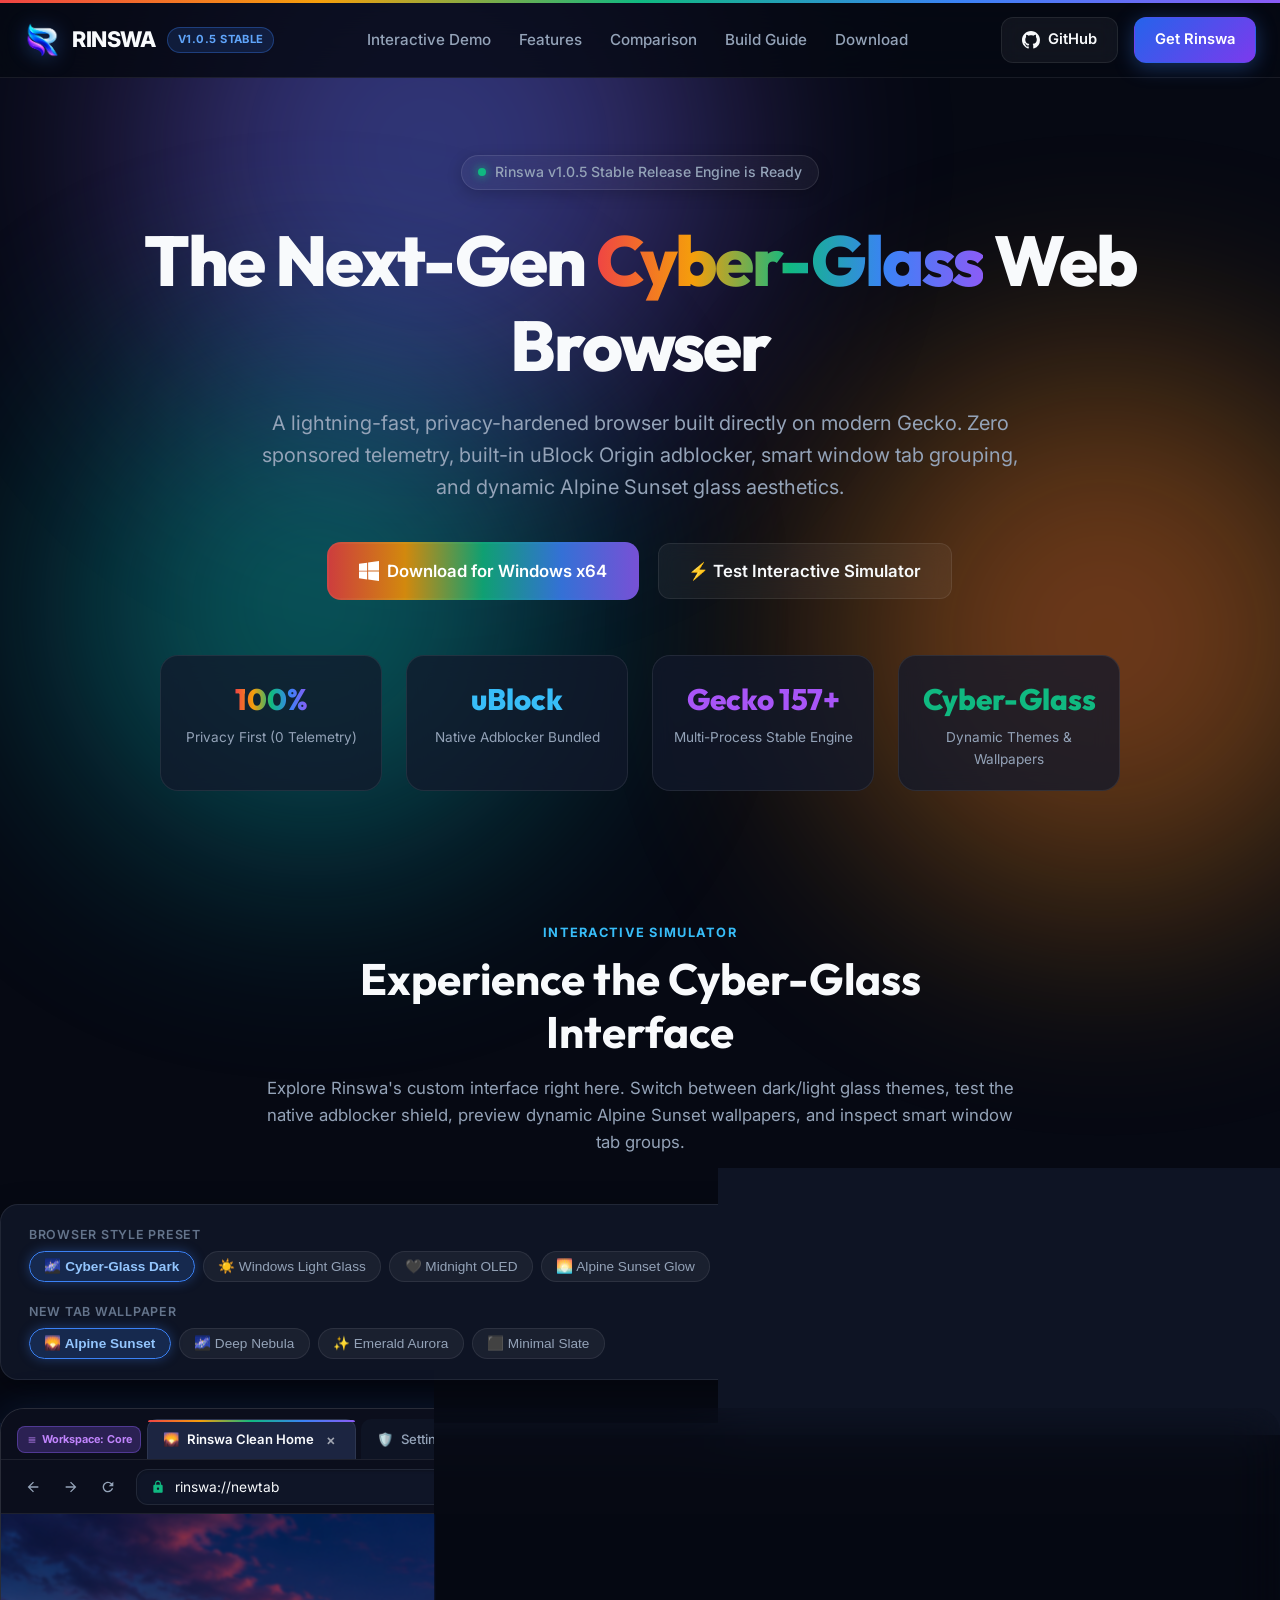
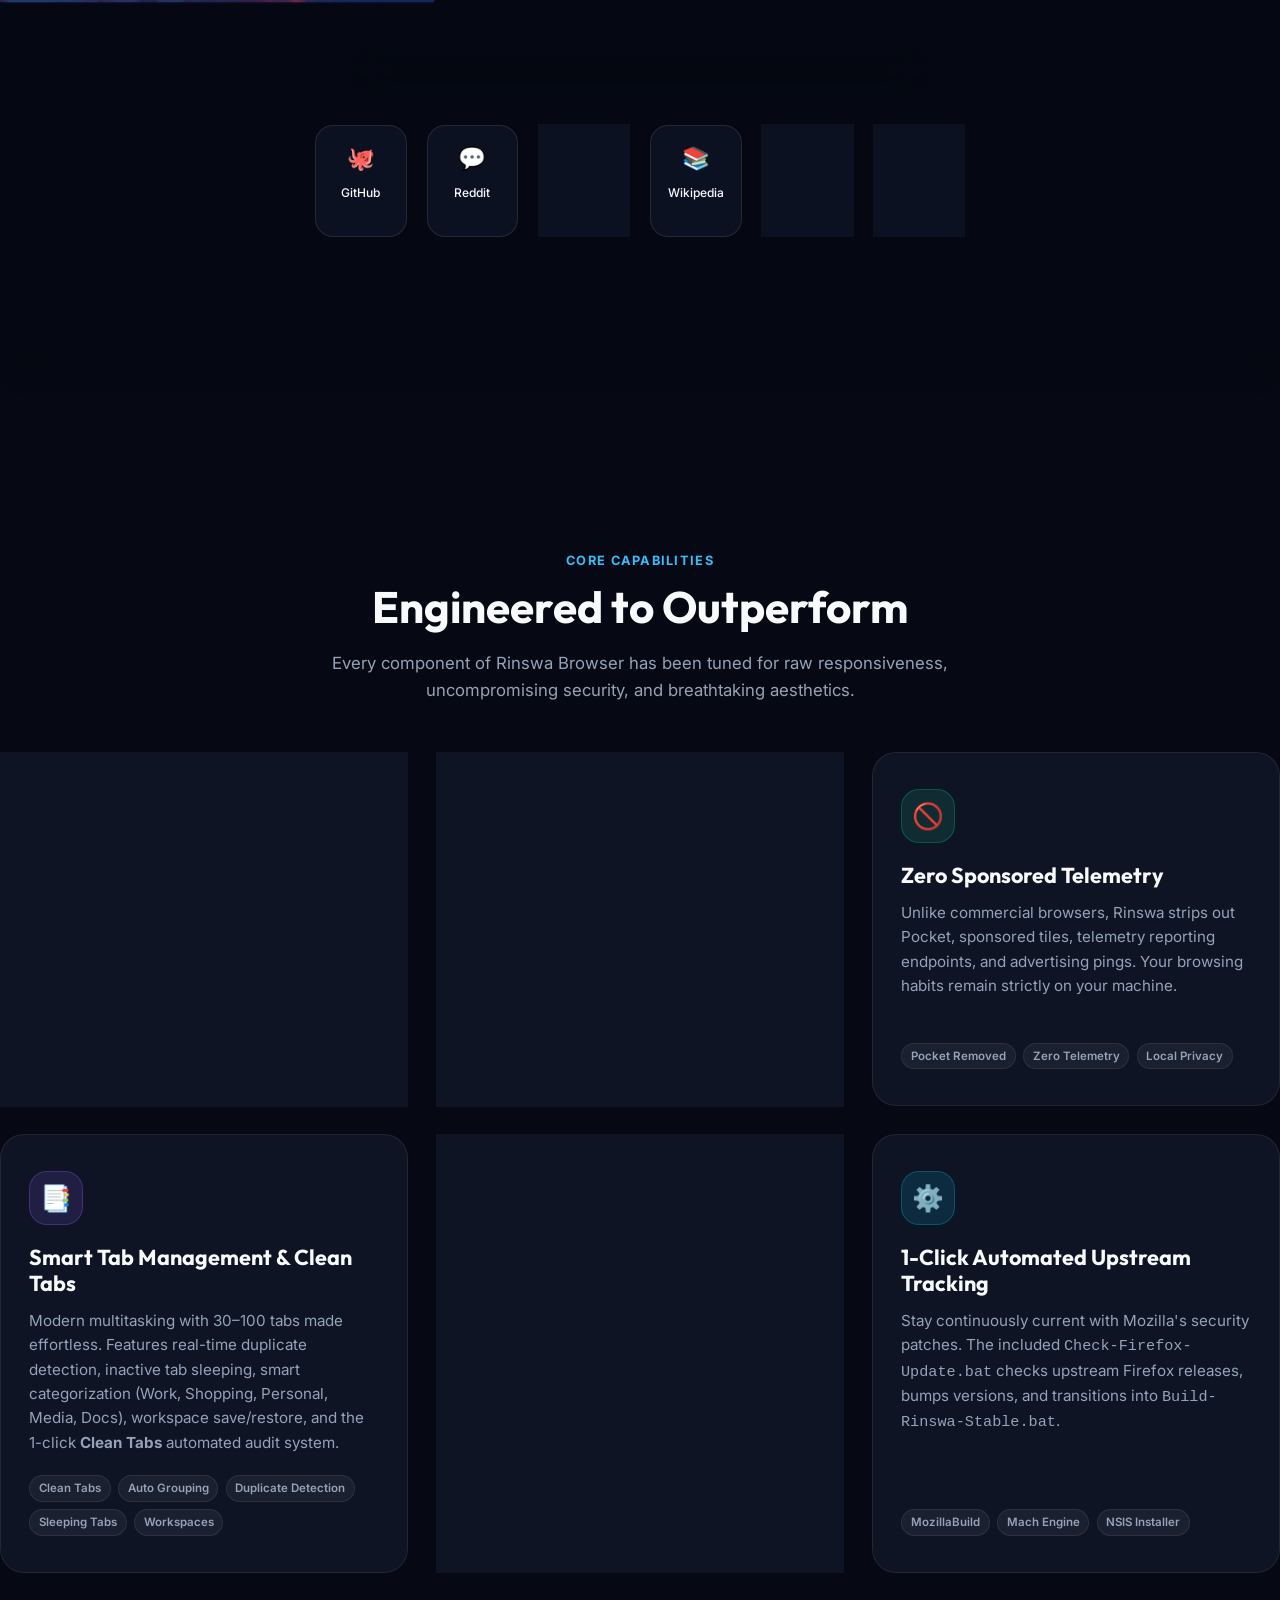
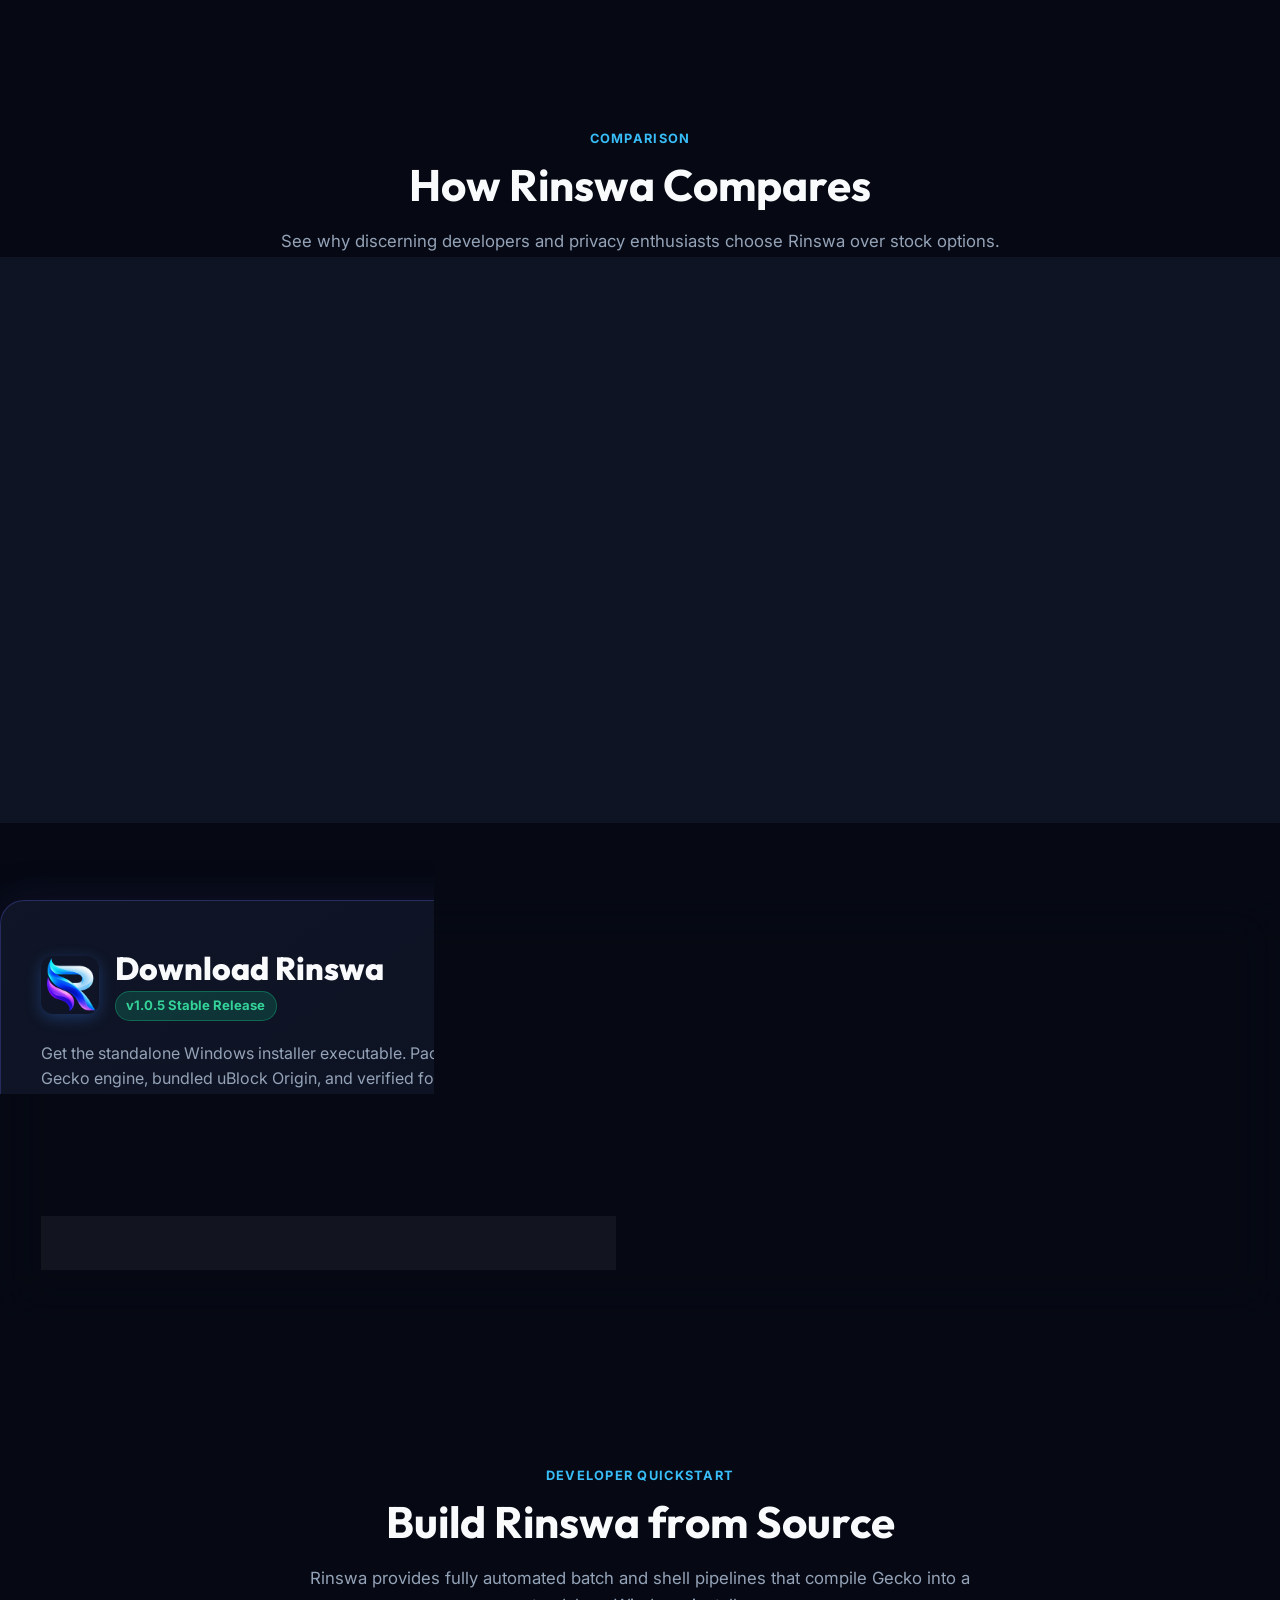
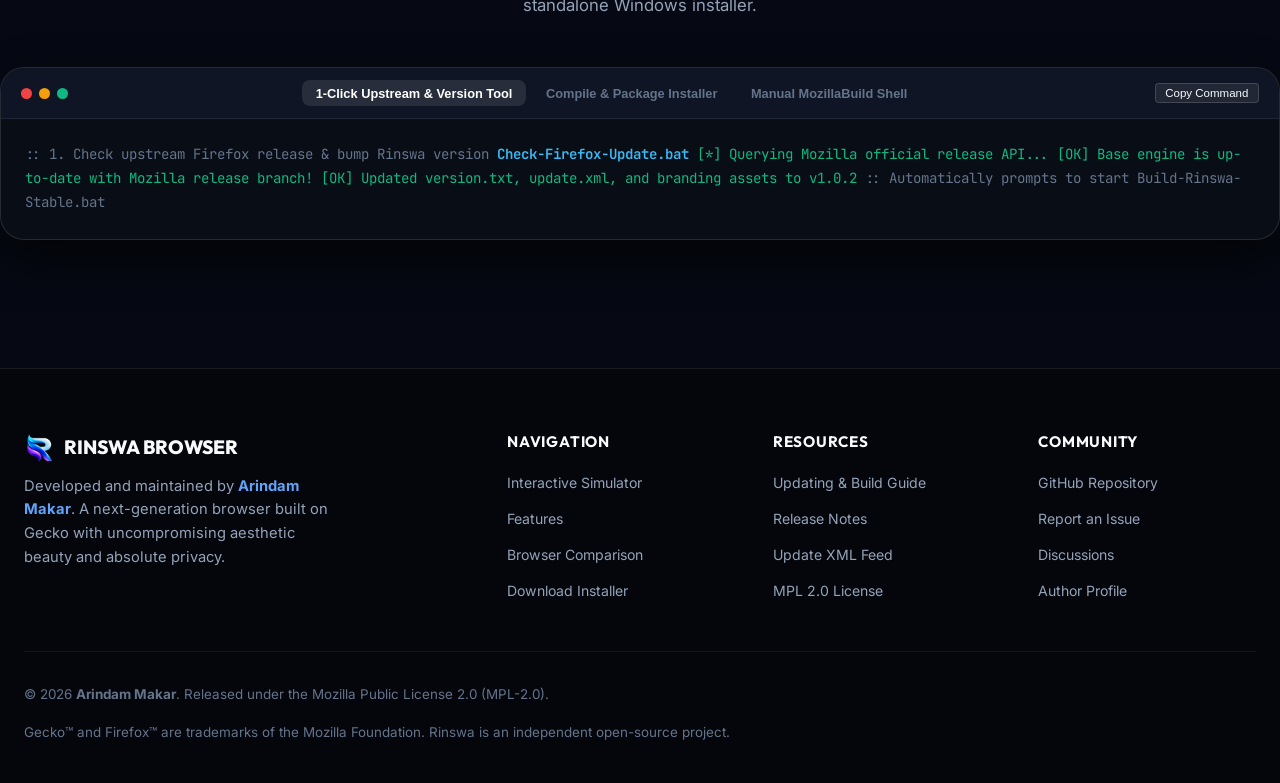
<file: index.html>
<!DOCTYPE html>
<html lang="en">
<head>
  <meta charset="UTF-8">
  <meta name="viewport" content="width=device-width, initial-scale=1.0">
  <title>Rinswa Browser - The Cyber-Glass Web Browser</title>
  <meta name="description" content="A fast, private, and stunning modern web browser built on the Gecko engine. Featuring Cyber-Glass UI, built-in uBlock Origin adblocker, and Alpine Sunset custom wallpapers.">
  <meta name="author" content="Arindam Makar">
  <meta name="keywords" content="Rinswa Browser, Gecko Browser, Cyber Glass, Private Browser, Adblocker, Open Source Browser, Firefox fork">

  <!-- OpenGraph Metadata -->
  <meta property="og:title" content="Rinswa Browser - Cyber-Glass Web Browser">
  <meta property="og:description" content="Fast, private, and visually breathtaking. Built on Gecko with native adblocking, smart tab grouping, and zero telemetry.">
  <meta property="og:image" content="Glossy%20Multicolour%20Ribbon%20R%20Emblem.png">
  <meta property="og:type" content="website">

  <!-- Favicon -->
  <link rel="icon" type="image/png" href="Glossy%20Multicolour%20Ribbon%20R%20Emblem.png">

  <!-- Google Fonts -->
  <link rel="preconnect" href="https://fonts.googleapis.com">
  <link rel="preconnect" href="https://fonts.gstatic.com" crossorigin>
  <link href="https://fonts.googleapis.com/css2?family=Inter:wght@300;400;500;600;700&family=JetBrains+Mono:wght@400;500;700&family=Outfit:wght@400;500;600;700;800&display=swap" rel="stylesheet">

  <style>
    /* ==========================================================================
       RINSWA BROWSER - CYBER-GLASS DESIGN TOKENS
       ========================================================================== */
    :root {
      --bg-base: #060913;
      --bg-surface: #0b0f1d;
      --bg-card: rgba(18, 24, 43, 0.75);
      --bg-card-hover: rgba(28, 38, 66, 0.85);
      --bg-glass: rgba(255, 255, 255, 0.04);
      --border-subtle: rgba(255, 255, 255, 0.08);
      --border-glow: rgba(99, 102, 241, 0.35);

      /* Signature Ribbon Colors */
      --rinswa-red: #ef4444;
      --rinswa-orange: #f59e0b;
      --rinswa-green: #10b981;
      --rinswa-blue: #3b82f6;
      --rinswa-purple: #8b5cf6;
      --rinswa-cyan: #06b6d4;
      --rinswa-ribbon: linear-gradient(90deg, #ef4444, #f59e0b, #10b981, #3b82f6, #8b5cf6);
      --rinswa-glow: radial-gradient(circle, rgba(59, 130, 246, 0.25) 0%, rgba(139, 92, 246, 0.15) 50%, transparent 75%);

      /* Typography & Text Colors */
      --fg-primary: #f8fafc;
      --fg-secondary: #94a3b8;
      --fg-muted: #64748b;

      /* Radii */
      --radius-sm: 8px;
      --radius-md: 12px;
      --radius-lg: 18px;
      --radius-xl: 24px;
      --radius-pill: 9999px;

      /* Transitions */
      --transition-fast: 0.15s cubic-bezier(0.4, 0, 0.2, 1);
      --transition-normal: 0.25s cubic-bezier(0.4, 0, 0.2, 1);
      --transition-slow: 0.4s cubic-bezier(0.16, 1, 0.3, 1);
    }

    /* Reset & Base */
    *, *::before, *::after {
      box-sizing: border-box;
      margin: 0;
      padding: 0;
    }

    html {
      scroll-behavior: smooth;
      color-scheme: dark;
    }

    body {
      font-family: 'Inter', -apple-system, BlinkMacSystemFont, sans-serif;
      background-color: var(--bg-base);
      color: var(--fg-primary);
      line-height: 1.6;
      overflow-x: hidden;
      min-height: 100vh;
      position: relative;
    }

    /* Ambient Glowing Background Elements */
    .ambient-glow {
      position: fixed;
      pointer-events: none;
      z-index: 0;
      border-radius: 50%;
      filter: blur(120px);
      opacity: 0.45;
    }
    .ambient-glow-1 {
      top: -150px;
      left: 10%;
      width: 600px;
      height: 600px;
      background: radial-gradient(circle, #3b82f6 0%, #8b5cf6 60%, transparent 80%);
      animation: floatGlow 14s ease-in-out infinite alternate;
    }
    .ambient-glow-2 {
      top: 40%;
      right: -100px;
      width: 550px;
      height: 550px;
      background: radial-gradient(circle, #ef4444 0%, #f59e0b 60%, transparent 80%);
      animation: floatGlow 18s ease-in-out infinite alternate-reverse;
    }
    .ambient-glow-3 {
      bottom: 5%;
      left: 5%;
      width: 500px;
      height: 500px;
      background: radial-gradient(circle, #10b981 0%, #06b6d4 60%, transparent 80%);
      animation: floatGlow 16s ease-in-out infinite alternate;
    }

    @keyframes floatGlow {
      0% { transform: translate(0, 0) scale(1); }
      100% { transform: translate(40px, 60px) scale(1.15); }
    }

    /* Top Ribbon Accent */
    .top-ribbon-bar {
      height: 3px;
      width: 100%;
      background: var(--rinswa-ribbon);
      position: fixed;
      top: 0;
      left: 0;
      z-index: 1000;
    }

    /* Typography Utilities */
    h1, h2, h3, h4, .brand-font {
      font-family: 'Outfit', sans-serif;
      font-weight: 700;
      line-height: 1.2;
    }

    .code-font {
      font-family: 'JetBrains Mono', monospace;
    }

    .gradient-text {
      background: var(--rinswa-ribbon);
      -webkit-background-clip: text;
      -webkit-text-fill-color: transparent;
      display: inline-block;
    }

    .cyan-text {
      color: #38bdf8;
    }

    /* Navigation Bar */
    header.site-header {
      position: sticky;
      top: 3px;
      width: 100%;
      z-index: 999;
      background: rgba(6, 9, 19, 0.82);
      backdrop-filter: blur(20px);
      -webkit-backdrop-filter: blur(20px);
      border-bottom: 1px solid var(--border-subtle);
      transition: var(--transition-normal);
    }

    .nav-container {
      max-width: 1280px;
      margin: 0 auto;
      padding: 0.85rem 1.5rem;
      display: flex;
      align-items: center;
      justify-content: space-between;
    }

    .brand-logo {
      display: flex;
      align-items: center;
      gap: 0.75rem;
      text-decoration: none;
      color: var(--fg-primary);
    }

    .brand-logo img {
      width: 36px;
      height: 36px;
      border-radius: 8px;
      filter: drop-shadow(0 2px 10px rgba(59, 130, 246, 0.4));
      transition: transform var(--transition-fast);
    }
    .brand-logo:hover img {
      transform: scale(1.08) rotate(4deg);
    }

    .brand-name {
      font-size: 1.35rem;
      font-weight: 800;
      letter-spacing: -0.02em;
    }

    .badge-pill {
      font-size: 0.7rem;
      font-weight: 700;
      padding: 0.2rem 0.6rem;
      border-radius: var(--radius-pill);
      background: rgba(59, 130, 246, 0.15);
      border: 1px solid rgba(59, 130, 246, 0.35);
      color: #60a5fa;
      letter-spacing: 0.04em;
      text-transform: uppercase;
    }

    .nav-links {
      display: flex;
      align-items: center;
      gap: 1.75rem;
      list-style: none;
    }

    .nav-link {
      color: var(--fg-secondary);
      text-decoration: none;
      font-size: 0.95rem;
      font-weight: 500;
      transition: color var(--transition-fast);
      position: relative;
    }
    .nav-link:hover {
      color: var(--fg-primary);
    }
    .nav-link::after {
      content: '';
      position: absolute;
      width: 0;
      height: 2px;
      bottom: -4px;
      left: 0;
      background: var(--rinswa-ribbon);
      transition: width var(--transition-fast);
    }
    .nav-link:hover::after {
      width: 100%;
    }

    .nav-actions {
      display: flex;
      align-items: center;
      gap: 1rem;
    }

    .btn {
      display: inline-flex;
      align-items: center;
      justify-content: center;
      gap: 0.5rem;
      padding: 0.65rem 1.25rem;
      border-radius: var(--radius-md);
      font-size: 0.92rem;
      font-weight: 600;
      text-decoration: none;
      cursor: pointer;
      transition: all var(--transition-normal);
      border: 1px solid transparent;
      outline: none;
    }

    .btn-primary {
      background: linear-gradient(135deg, #2563eb, #7c3aed);
      color: #ffffff;
      box-shadow: 0 4px 20px rgba(59, 130, 246, 0.35);
    }
    .btn-primary:hover {
      background: linear-gradient(135deg, #1d4ed8, #6d28d9);
      box-shadow: 0 6px 25px rgba(59, 130, 246, 0.55);
      transform: translateY(-2px);
    }

    .btn-secondary {
      background: rgba(255, 255, 255, 0.05);
      color: var(--fg-primary);
      border-color: var(--border-subtle);
      backdrop-filter: blur(10px);
    }
    .btn-secondary:hover {
      background: rgba(255, 255, 255, 0.1);
      border-color: rgba(255, 255, 255, 0.2);
      transform: translateY(-2px);
    }

    .btn-ribbon {
      background: var(--bg-surface);
      position: relative;
      color: #ffffff;
      border: 1px solid transparent;
      background-clip: padding-box;
      z-index: 1;
    }
    .btn-ribbon::before {
      content: '';
      position: absolute;
      top: -2px; left: -2px; right: -2px; bottom: -2px;
      background: var(--rinswa-ribbon);
      border-radius: calc(var(--radius-md) + 2px);
      z-index: -1;
      opacity: 0.85;
      transition: opacity var(--transition-fast);
    }
    .btn-ribbon:hover::before {
      opacity: 1;
    }

    /* Container */
    .container {
      max-width: 1280px;
      margin: 0 auto;
      padding: 0 1.5rem;
      position: relative;
      z-index: 1;
    }

    /* ==========================================================================
       HERO SECTION
       ========================================================================== */
    .hero {
      padding: 5rem 0 3.5rem;
      text-align: center;
      position: relative;
    }

    .hero-badge-wrap {
      display: inline-flex;
      align-items: center;
      gap: 0.6rem;
      padding: 0.35rem 1rem;
      background: rgba(255, 255, 255, 0.04);
      border: 1px solid rgba(255, 255, 255, 0.1);
      border-radius: var(--radius-pill);
      margin-bottom: 1.75rem;
      backdrop-filter: blur(12px);
      box-shadow: 0 4px 15px rgba(0, 0, 0, 0.2);
    }

    .hero-badge-dot {
      width: 8px;
      height: 8px;
      border-radius: 50%;
      background: #10b981;
      box-shadow: 0 0 10px #10b981;
      animation: pulse 2s infinite;
    }

    @keyframes pulse {
      0%, 100% { opacity: 1; transform: scale(1); }
      50% { opacity: 0.5; transform: scale(0.8); }
    }

    .hero-badge-text {
      font-size: 0.88rem;
      font-weight: 500;
      color: var(--fg-secondary);
    }

    .hero-title {
      font-size: clamp(2.5rem, 5.5vw, 4.4rem);
      font-weight: 800;
      letter-spacing: -0.03em;
      margin-bottom: 1.25rem;
      max-width: 1000px;
      margin-left: auto;
      margin-right: auto;
    }

    .hero-desc {
      font-size: clamp(1.05rem, 1.8vw, 1.25rem);
      color: var(--fg-secondary);
      max-width: 780px;
      margin: 0 auto 2.5rem;
      font-weight: 400;
    }

    .hero-cta {
      display: flex;
      flex-wrap: wrap;
      align-items: center;
      justify-content: center;
      gap: 1.25rem;
      margin-bottom: 3.5rem;
    }

    .hero-stats {
      display: grid;
      grid-template-columns: repeat(auto-fit, minmax(200px, 1fr));
      gap: 1.5rem;
      max-width: 960px;
      margin: 0 auto;
    }

    .stat-card {
      background: var(--bg-card);
      border: 1px solid var(--border-subtle);
      border-radius: var(--radius-lg);
      padding: 1.25rem;
      backdrop-filter: blur(12px);
      transition: transform var(--transition-normal), border-color var(--transition-normal);
    }
    .stat-card:hover {
      transform: translateY(-4px);
      border-color: rgba(99, 102, 241, 0.4);
    }

    .stat-val {
      font-size: 1.85rem;
      font-weight: 800;
      font-family: 'Outfit', sans-serif;
      margin-bottom: 0.2rem;
    }

    .stat-lbl {
      font-size: 0.85rem;
      color: var(--fg-secondary);
    }

    /* ==========================================================================
       INTERACTIVE BROWSER SHOWCASE & STYLE SELECTOR
       ========================================================================== */
    .showcase-section {
      padding: 4.5rem 0;
      position: relative;
    }

    .section-head {
      text-align: center;
      max-width: 750px;
      margin: 0 auto 3rem;
    }

    .section-tag {
      display: inline-block;
      font-size: 0.8rem;
      font-weight: 700;
      letter-spacing: 0.1em;
      text-transform: uppercase;
      color: #38bdf8;
      margin-bottom: 0.6rem;
    }

    .section-title {
      font-size: clamp(2rem, 3.5vw, 2.75rem);
      margin-bottom: 1rem;
    }

    .section-sub {
      color: var(--fg-secondary);
      font-size: 1.05rem;
    }

    /* Control Panel for Browser Styles */
    .simulator-controls {
      background: var(--bg-card);
      border: 1px solid var(--border-subtle);
      border-radius: var(--radius-lg);
      padding: 1.25rem 1.75rem;
      margin-bottom: 1.75rem;
      backdrop-filter: blur(16px);
      display: flex;
      flex-wrap: wrap;
      align-items: center;
      justify-content: space-between;
      gap: 1.25rem;
      box-shadow: 0 10px 30px rgba(0, 0, 0, 0.35);
    }

    .control-group {
      display: flex;
      flex-direction: column;
      gap: 0.4rem;
    }

    .control-lbl {
      font-size: 0.78rem;
      font-weight: 600;
      text-transform: uppercase;
      letter-spacing: 0.06em;
      color: var(--fg-muted);
    }

    .control-pills {
      display: flex;
      flex-wrap: wrap;
      gap: 0.5rem;
    }

    .style-pill {
      background: rgba(255, 255, 255, 0.05);
      border: 1px solid var(--border-subtle);
      border-radius: var(--radius-pill);
      padding: 0.4rem 0.9rem;
      font-size: 0.85rem;
      font-weight: 500;
      color: var(--fg-secondary);
      cursor: pointer;
      display: inline-flex;
      align-items: center;
      gap: 0.45rem;
      transition: all var(--transition-fast);
      user-select: none;
    }
    .style-pill:hover {
      color: var(--fg-primary);
      background: rgba(255, 255, 255, 0.1);
      border-color: rgba(255, 255, 255, 0.2);
    }
    .style-pill.active {
      background: rgba(59, 130, 246, 0.2);
      border-color: #3b82f6;
      color: #93c5fd;
      font-weight: 600;
      box-shadow: 0 0 12px rgba(59, 130, 246, 0.35);
    }

    .toggle-switch-wrap {
      display: flex;
      align-items: center;
      gap: 0.6rem;
      cursor: pointer;
      user-select: none;
    }

    .toggle-switch {
      width: 44px;
      height: 24px;
      background: rgba(255, 255, 255, 0.15);
      border-radius: var(--radius-pill);
      position: relative;
      transition: background var(--transition-fast);
    }
    .toggle-switch::after {
      content: '';
      position: absolute;
      width: 18px;
      height: 18px;
      border-radius: 50%;
      background: #ffffff;
      top: 3px;
      left: 3px;
      transition: transform var(--transition-fast);
      box-shadow: 0 1px 3px rgba(0, 0, 0, 0.3);
    }
    .toggle-switch.active {
      background: #10b981;
    }
    .toggle-switch.active::after {
      transform: translateX(20px);
    }

    /* THE BROWSER CHROME FRAME */
    .browser-frame {
      background: var(--bg-surface);
      border: 1px solid rgba(255, 255, 255, 0.12);
      border-radius: var(--radius-xl);
      overflow: hidden;
      box-shadow: 0 25px 60px -15px rgba(0, 0, 0, 0.75), 0 0 40px rgba(59, 130, 246, 0.15);
      transition: all var(--transition-slow);
      position: relative;
      backdrop-filter: blur(25px);
    }

    /* Theme Styles for Browser Frame */
    .browser-frame.theme-cyber-dark {
      --b-bg-base: #060913;
      --b-bg-surface: #0b0f1d;
      --b-bg-bar: rgba(11, 15, 29, 0.85);
      --b-bg-tab: rgba(18, 24, 43, 0.6);
      --b-bg-tab-active: rgba(30, 41, 70, 0.9);
      --b-fg: #f8fafc;
      --b-fg-sub: #94a3b8;
      --b-border: rgba(255, 255, 255, 0.08);
      --b-omnibar: rgba(18, 24, 43, 0.75);
    }

    .browser-frame.theme-light-glass {
      --b-bg-base: #e2e8f0;
      --b-bg-surface: #f1f5f9;
      --b-bg-bar: rgba(255, 255, 255, 0.85);
      --b-bg-tab: rgba(226, 232, 240, 0.75);
      --b-bg-tab-active: #ffffff;
      --b-fg: #0f172a;
      --b-fg-sub: #475569;
      --b-border: rgba(15, 23, 42, 0.12);
      --b-omnibar: #ffffff;
    }

    .browser-frame.theme-midnight-oled {
      --b-bg-base: #000000;
      --b-bg-surface: #050505;
      --b-bg-bar: rgba(10, 10, 10, 0.95);
      --b-bg-tab: rgba(20, 20, 20, 0.8);
      --b-bg-tab-active: #151515;
      --b-fg: #ffffff;
      --b-fg-sub: #888888;
      --b-border: rgba(255, 255, 255, 0.1);
      --b-omnibar: #0d0d0d;
    }

    .browser-frame.theme-sunset-glow {
      --b-bg-base: #1a0f1d;
      --b-bg-surface: #24142b;
      --b-bg-bar: rgba(36, 20, 43, 0.88);
      --b-bg-tab: rgba(50, 26, 61, 0.6);
      --b-bg-tab-active: rgba(85, 37, 102, 0.85);
      --b-fg: #fdf4ff;
      --b-fg-sub: #d8b4fe;
      --b-border: rgba(244, 114, 182, 0.2);
      --b-omnibar: rgba(50, 26, 61, 0.8);
    }

    .browser-frame.theme-neon-cyber {
      --b-bg-base: #050b14;
      --b-bg-surface: #0a1424;
      --b-bg-bar: rgba(10, 20, 36, 0.9);
      --b-bg-tab: rgba(14, 28, 51, 0.6);
      --b-bg-tab-active: rgba(22, 45, 82, 0.85);
      --b-fg: #e0f2fe;
      --b-fg-sub: #38bdf8;
      --b-border: rgba(6, 182, 212, 0.3);
      --b-omnibar: rgba(14, 28, 51, 0.9);
    }

    /* Window Titlebar */
    .b-titlebar {
      background: var(--b-bg-bar);
      border-bottom: 1px solid var(--b-border);
      padding: 0.65rem 1rem 0;
      display: flex;
      align-items: flex-end;
      justify-content: space-between;
      gap: 1rem;
      user-select: none;
      transition: background var(--transition-fast);
    }

    .b-tabstrip {
      display: flex;
      align-items: flex-end;
      gap: 0.35rem;
      flex: 1;
      overflow-x: auto;
      scrollbar-width: none;
    }
    .b-tabstrip::-webkit-scrollbar { display: none; }

    .b-group-badge {
      font-size: 0.68rem;
      font-weight: 700;
      padding: 0.25rem 0.55rem;
      border-radius: var(--radius-sm);
      margin-bottom: 0.35rem;
      display: inline-flex;
      align-items: center;
      gap: 0.3rem;
      background: rgba(139, 92, 246, 0.25);
      border: 1px solid rgba(139, 92, 246, 0.4);
      color: #c084fc;
      transition: all var(--transition-fast);
    }

    .b-tab {
      background: var(--b-bg-tab);
      color: var(--b-fg-sub);
      padding: 0.55rem 1rem;
      border-top-left-radius: 10px;
      border-top-right-radius: 10px;
      font-size: 0.82rem;
      font-weight: 500;
      display: flex;
      align-items: center;
      gap: 0.55rem;
      cursor: pointer;
      border: 1px solid transparent;
      border-bottom: none;
      transition: all var(--transition-fast);
      white-space: nowrap;
      max-width: 220px;
    }
    .b-tab:hover {
      background: var(--b-bg-tab-active);
      color: var(--b-fg);
    }
    .b-tab.active {
      background: var(--b-bg-tab-active);
      color: var(--b-fg);
      font-weight: 600;
      border-color: var(--b-border);
      position: relative;
    }
    .b-tab.active::before {
      content: '';
      position: absolute;
      top: 0; left: 0; right: 0;
      height: 2px;
      background: var(--rinswa-ribbon);
      border-top-left-radius: 10px;
      border-top-right-radius: 10px;
    }

    .b-tab-icon {
      width: 14px;
      height: 14px;
      display: flex;
      align-items: center;
      justify-content: center;
    }
    .b-tab-close {
      margin-left: auto;
      font-size: 0.9rem;
      opacity: 0.6;
      border-radius: 50%;
      width: 16px;
      height: 16px;
      display: flex;
      align-items: center;
      justify-content: center;
    }
    .b-tab-close:hover {
      opacity: 1;
      background: rgba(255, 255, 255, 0.15);
    }

    .b-tab-new {
      width: 28px;
      height: 28px;
      display: flex;
      align-items: center;
      justify-content: center;
      border-radius: 8px;
      color: var(--b-fg-sub);
      cursor: pointer;
      margin-bottom: 0.3rem;
      transition: var(--transition-fast);
    }
    .b-tab-new:hover {
      background: rgba(255, 255, 255, 0.1);
      color: var(--b-fg);
    }

    /* Window Controls */
    .b-window-controls {
      display: flex;
      align-items: center;
      gap: 0.5rem;
      margin-bottom: 0.45rem;
    }
    .b-win-btn {
      width: 12px;
      height: 12px;
      border-radius: 50%;
      cursor: pointer;
      transition: opacity var(--transition-fast);
    }
    .b-win-close { background: #ef4444; }
    .b-win-min { background: #f59e0b; }
    .b-win-max { background: #10b981; }
    .b-win-btn:hover { opacity: 0.8; }

    /* Browser Navigation Toolbar */
    .b-toolbar {
      background: var(--b-bg-bar);
      border-bottom: 1px solid var(--b-border);
      padding: 0.55rem 1rem;
      display: flex;
      align-items: center;
      gap: 0.75rem;
    }

    .b-nav-btns {
      display: flex;
      align-items: center;
      gap: 0.35rem;
    }

    .b-btn {
      width: 32px;
      height: 32px;
      border-radius: 8px;
      display: flex;
      align-items: center;
      justify-content: center;
      color: var(--b-fg-sub);
      cursor: pointer;
      border: none;
      background: transparent;
      transition: all var(--transition-fast);
    }
    .b-btn:hover {
      background: rgba(255, 255, 255, 0.08);
      color: var(--b-fg);
    }
    .b-btn svg {
      width: 16px;
      height: 16px;
      fill: currentColor;
    }

    /* Omnibar */
    .b-omnibar {
      flex: 1;
      height: 36px;
      background: var(--b-omnibar);
      border: 1px solid var(--b-border);
      border-radius: 12px;
      padding: 0 0.85rem;
      display: flex;
      align-items: center;
      gap: 0.65rem;
      box-shadow: inset 0 1px 3px rgba(0, 0, 0, 0.2);
      transition: all var(--transition-fast);
    }
    .b-omnibar:focus-within {
      border-color: #3b82f6;
      box-shadow: 0 0 0 3px rgba(59, 130, 246, 0.25);
    }

    .b-ssl-lock {
      color: #10b981;
      display: flex;
      align-items: center;
    }
    .b-ssl-lock svg {
      width: 14px;
      height: 14px;
      fill: currentColor;
    }

    .b-url-input {
      flex: 1;
      background: transparent;
      border: none;
      outline: none;
      color: var(--b-fg);
      font-size: 0.86rem;
      font-family: inherit;
    }

    .b-ublock-action {
      position: relative;
      display: flex;
      align-items: center;
      gap: 0.35rem;
      padding: 0.25rem 0.55rem;
      border-radius: 6px;
      background: rgba(239, 68, 68, 0.15);
      border: 1px solid rgba(239, 68, 68, 0.35);
      color: #f87171;
      font-size: 0.75rem;
      font-weight: 700;
      cursor: pointer;
      user-select: none;
      transition: var(--transition-fast);
    }
    .b-ublock-action:hover {
      background: rgba(239, 68, 68, 0.25);
      border-color: #ef4444;
    }
    .b-ublock-action.disabled {
      background: rgba(148, 163, 184, 0.1);
      border-color: rgba(148, 163, 184, 0.2);
      color: #94a3b8;
    }

    /* uBlock Interactive Popup Card */
    .b-ublock-popup {
      position: absolute;
      top: 48px;
      right: 0;
      width: 280px;
      background: #111827;
      border: 1px solid rgba(255, 255, 255, 0.15);
      border-radius: var(--radius-md);
      box-shadow: 0 15px 35px rgba(0, 0, 0, 0.6);
      padding: 1rem;
      z-index: 100;
      display: none;
      color: #f8fafc;
      text-align: left;
    }
    .b-ublock-popup.open {
      display: block;
      animation: popIn 0.2s cubic-bezier(0.16, 1, 0.3, 1);
    }

    @keyframes popIn {
      0% { opacity: 0; transform: translateY(-8px) scale(0.96); }
      100% { opacity: 1; transform: translateY(0) scale(1); }
    }

    .popup-header {
      display: flex;
      align-items: center;
      justify-content: space-between;
      border-bottom: 1px solid rgba(255, 255, 255, 0.08);
      padding-bottom: 0.6rem;
      margin-bottom: 0.75rem;
    }
    .popup-title {
      font-size: 0.88rem;
      font-weight: 700;
      display: flex;
      align-items: center;
      gap: 0.4rem;
    }
    .popup-stat {
      font-size: 1.5rem;
      font-weight: 800;
      color: #ef4444;
      text-align: center;
      margin: 0.5rem 0;
      font-family: 'Outfit', sans-serif;
    }
    .popup-sub {
      font-size: 0.75rem;
      color: #94a3b8;
      text-align: center;
      margin-bottom: 0.75rem;
    }
    .popup-toggle-btn {
      width: 48px;
      height: 48px;
      border-radius: 50%;
      background: #ef4444;
      color: #ffffff;
      display: flex;
      align-items: center;
      justify-content: center;
      margin: 0 auto 0.75rem;
      cursor: pointer;
      box-shadow: 0 0 15px rgba(239, 68, 68, 0.5);
      transition: all var(--transition-fast);
    }
    .popup-toggle-btn.off {
      background: #475569;
      box-shadow: none;
    }

    /* THE SIMULATED BROWSER VIEWPORT */
    .b-viewport {
      min-height: 480px;
      position: relative;
      background-size: cover;
      background-position: center;
      background-repeat: no-repeat;
      transition: background-image 0.5s ease-in-out;
      display: flex;
      flex-direction: column;
    }

    /* Viewport Overlay */
    .b-viewport-overlay {
      position: absolute;
      inset: 0;
      background: rgba(6, 9, 19, 0.4);
      backdrop-filter: blur(1px);
      z-index: 1;
    }

    .b-content-panel {
      position: relative;
      z-index: 2;
      width: 100%;
      height: 100%;
      padding: 2.5rem 2rem;
      display: none;
      flex-direction: column;
      align-items: center;
      justify-content: center;
    }
    .b-content-panel.active {
      display: flex;
      animation: fadeIn 0.3s ease;
    }

    @keyframes fadeIn {
      from { opacity: 0; transform: translateY(6px); }
      to { opacity: 1; transform: translateY(0); }
    }

    /* Tab 1: Clean Alpine Sunset New Tab */
    .newtab-logo-wrap {
      display: flex;
      align-items: center;
      gap: 1rem;
      margin-bottom: 1.25rem;
    }
    .newtab-logo {
      width: 64px;
      height: 64px;
      border-radius: 14px;
      filter: drop-shadow(0 6px 20px rgba(0, 0, 0, 0.6));
    }
    .newtab-clock {
      font-size: 2.75rem;
      font-weight: 800;
      font-family: 'Outfit', sans-serif;
      letter-spacing: -0.02em;
      text-shadow: 0 4px 15px rgba(0, 0, 0, 0.7);
    }

    .newtab-searchbar {
      width: 100%;
      max-width: 580px;
      height: 48px;
      background: rgba(18, 24, 43, 0.75);
      border: 1px solid rgba(255, 255, 255, 0.15);
      border-radius: var(--radius-pill);
      backdrop-filter: blur(20px);
      display: flex;
      align-items: center;
      padding: 0 1.25rem;
      gap: 0.75rem;
      box-shadow: 0 10px 30px rgba(0, 0, 0, 0.4);
      margin-bottom: 2rem;
      transition: all var(--transition-fast);
    }
    .newtab-searchbar:focus-within {
      border-color: #38bdf8;
      box-shadow: 0 10px 35px rgba(56, 189, 248, 0.3);
      transform: scale(1.01);
    }
    .newtab-search-input {
      flex: 1;
      background: transparent;
      border: none;
      outline: none;
      color: #ffffff;
      font-size: 0.95rem;
    }

    .newtab-topsites {
      display: grid;
      grid-template-columns: repeat(6, 1fr);
      gap: 1.25rem;
      width: 100%;
      max-width: 650px;
    }

    .topsite-item {
      background: rgba(18, 24, 43, 0.65);
      border: 1px solid rgba(255, 255, 255, 0.1);
      border-radius: var(--radius-lg);
      padding: 0.9rem 0.6rem;
      display: flex;
      flex-direction: column;
      align-items: center;
      gap: 0.45rem;
      text-decoration: none;
      color: #f8fafc;
      backdrop-filter: blur(14px);
      transition: all var(--transition-normal);
      cursor: pointer;
    }
    .topsite-item:hover {
      background: rgba(30, 41, 70, 0.85);
      border-color: rgba(255, 255, 255, 0.25);
      transform: translateY(-4px);
      box-shadow: 0 8px 20px rgba(0, 0, 0, 0.4);
    }
    .topsite-icon {
      font-size: 1.4rem;
    }
    .topsite-title {
      font-size: 0.75rem;
      font-weight: 500;
    }

    /* Tab 2: Settings & Adblocker */
    .pref-view {
      width: 100%;
      max-width: 720px;
      background: rgba(11, 15, 29, 0.92);
      border: 1px solid var(--border-subtle);
      border-radius: var(--radius-lg);
      padding: 1.75rem;
      backdrop-filter: blur(25px);
      box-shadow: 0 20px 45px rgba(0, 0, 0, 0.5);
      text-align: left;
    }
    .pref-title {
      font-size: 1.25rem;
      margin-bottom: 1.25rem;
      display: flex;
      align-items: center;
      justify-content: space-between;
      border-bottom: 1px solid rgba(255, 255, 255, 0.08);
      padding-bottom: 0.75rem;
    }
    .pref-row {
      display: flex;
      align-items: center;
      justify-content: space-between;
      padding: 0.85rem 0;
      border-bottom: 1px solid rgba(255, 255, 255, 0.05);
    }
    .pref-row:last-child { border-bottom: none; }
    .pref-lbl-main {
      font-weight: 600;
      font-size: 0.92rem;
      margin-bottom: 0.2rem;
    }
    .pref-lbl-sub {
      font-size: 0.78rem;
      color: var(--fg-secondary);
    }

    /* Tab 3: Smart Window Groups */
    .groups-view {
      width: 100%;
      max-width: 720px;
      display: grid;
      grid-template-columns: repeat(auto-fit, minmax(200px, 1fr));
      gap: 1.25rem;
    }
    .group-card {
      background: rgba(11, 15, 29, 0.9);
      border: 1px solid rgba(255, 255, 255, 0.1);
      border-radius: var(--radius-lg);
      padding: 1.25rem;
      backdrop-filter: blur(20px);
      text-align: left;
    }
    .group-tag {
      display: inline-block;
      font-size: 0.7rem;
      font-weight: 700;
      padding: 0.2rem 0.6rem;
      border-radius: var(--radius-sm);
      margin-bottom: 0.75rem;
      text-transform: uppercase;
    }
    .gt-purple { background: rgba(139, 92, 246, 0.2); color: #c084fc; border: 1px solid rgba(139, 92, 246, 0.4); }
    .gt-emerald { background: rgba(16, 185, 129, 0.2); color: #34d399; border: 1px solid rgba(16, 185, 129, 0.4); }
    .gt-blue { background: rgba(59, 130, 246, 0.2); color: #60a5fa; border: 1px solid rgba(59, 130, 246, 0.4); }

    .group-tab-item {
      font-size: 0.8rem;
      color: var(--fg-secondary);
      padding: 0.4rem 0;
      border-bottom: 1px solid rgba(255, 255, 255, 0.05);
      display: flex;
      align-items: center;
      gap: 0.4rem;
    }
    .group-tab-item:last-child { border-bottom: none; }

    /* Tab 4: Engine Specs */
    .specs-view {
      width: 100%;
      max-width: 680px;
      background: rgba(11, 15, 29, 0.92);
      border: 1px solid var(--border-subtle);
      border-radius: var(--radius-lg);
      padding: 1.75rem;
      backdrop-filter: blur(25px);
      text-align: left;
    }
    .spec-grid {
      display: grid;
      grid-template-columns: repeat(2, 1fr);
      gap: 1rem;
      margin-top: 1rem;
    }
    .spec-item {
      background: rgba(18, 24, 43, 0.7);
      padding: 1rem;
      border-radius: var(--radius-md);
      border: 1px solid rgba(255, 255, 255, 0.06);
    }
    .spec-name { font-size: 0.78rem; color: var(--fg-muted); text-transform: uppercase; }
    .spec-val { font-size: 1.15rem; font-weight: 700; color: #38bdf8; font-family: 'JetBrains Mono', monospace; }

    /* ==========================================================================
       FEATURES SECTION
       ========================================================================== */
    .features-section {
      padding: 5rem 0;
      position: relative;
    }

    .features-grid {
      display: grid;
      grid-template-columns: repeat(auto-fit, minmax(340px, 1fr));
      gap: 1.75rem;
    }

    .feature-card {
      background: var(--bg-card);
      border: 1px solid var(--border-subtle);
      border-radius: var(--radius-xl);
      padding: 2.25rem 1.75rem;
      backdrop-filter: blur(18px);
      position: relative;
      overflow: hidden;
      transition: all var(--transition-normal);
      display: flex;
      flex-direction: column;
    }
    .feature-card::before {
      content: '';
      position: absolute;
      top: 0; left: 0; right: 0;
      height: 3px;
      background: transparent;
      transition: background var(--transition-fast);
    }
    .feature-card:hover {
      transform: translateY(-6px);
      border-color: rgba(99, 102, 241, 0.45);
      background: var(--bg-card-hover);
      box-shadow: 0 15px 35px rgba(0, 0, 0, 0.4), 0 0 25px rgba(59, 130, 246, 0.15);
    }
    .feature-card:hover::before {
      background: var(--rinswa-ribbon);
    }

    .feature-icon-wrap {
      width: 54px;
      height: 54px;
      border-radius: var(--radius-lg);
      background: rgba(59, 130, 246, 0.15);
      border: 1px solid rgba(59, 130, 246, 0.3);
      display: flex;
      align-items: center;
      justify-content: center;
      font-size: 1.6rem;
      margin-bottom: 1.25rem;
      color: #60a5fa;
    }

    .feature-title {
      font-size: 1.35rem;
      margin-bottom: 0.75rem;
    }

    .feature-desc {
      color: var(--fg-secondary);
      font-size: 0.95rem;
      line-height: 1.6;
      flex: 1;
    }

    .feature-tag-list {
      display: flex;
      flex-wrap: wrap;
      gap: 0.45rem;
      margin-top: 1.25rem;
    }
    .ft-tag {
      font-size: 0.72rem;
      font-weight: 600;
      padding: 0.2rem 0.55rem;
      border-radius: var(--radius-pill);
      background: rgba(255, 255, 255, 0.05);
      border: 1px solid rgba(255, 255, 255, 0.08);
      color: var(--fg-secondary);
    }

    /* ==========================================================================
       COMPARISON TABLE SECTION
       ========================================================================== */
    .compare-section {
      padding: 4.5rem 0;
    }

    .table-card {
      background: var(--bg-card);
      border: 1px solid var(--border-subtle);
      border-radius: var(--radius-xl);
      overflow-x: auto;
      backdrop-filter: blur(16px);
      box-shadow: 0 15px 40px rgba(0, 0, 0, 0.4);
    }

    table.compare-table {
      width: 100%;
      border-collapse: collapse;
      text-align: left;
    }

    .compare-table th, .compare-table td {
      padding: 1.15rem 1.5rem;
      border-bottom: 1px solid rgba(255, 255, 255, 0.06);
    }

    .compare-table th {
      background: rgba(11, 15, 29, 0.8);
      font-family: 'Outfit', sans-serif;
      font-size: 0.95rem;
      font-weight: 700;
      color: var(--fg-secondary);
      text-transform: uppercase;
      letter-spacing: 0.05em;
    }

    .compare-table th.highlight-col {
      background: rgba(59, 130, 246, 0.15);
      color: #60a5fa;
      border-bottom: 2px solid #3b82f6;
    }

    .compare-table td.highlight-col {
      background: rgba(59, 130, 246, 0.05);
      font-weight: 600;
    }

    .compare-table tr:hover td {
      background: rgba(255, 255, 255, 0.02);
    }

    .check-yes {
      color: #10b981;
      font-weight: 700;
      display: inline-flex;
      align-items: center;
      gap: 0.35rem;
    }
    .check-no {
      color: #ef4444;
      display: inline-flex;
      align-items: center;
      gap: 0.35rem;
    }

    /* ==========================================================================
       DOWNLOAD & RELEASE MATRIX
       ========================================================================== */
    .download-section {
      padding: 5rem 0;
      position: relative;
    }

    .download-card-main {
      background: linear-gradient(145deg, rgba(18, 24, 43, 0.85), rgba(11, 15, 29, 0.95));
      border: 1px solid rgba(99, 102, 241, 0.3);
      border-radius: var(--radius-xl);
      padding: 3rem 2.5rem;
      backdrop-filter: blur(25px);
      box-shadow: 0 20px 50px rgba(0, 0, 0, 0.6), 0 0 40px rgba(99, 102, 241, 0.15);
      display: grid;
      grid-template-columns: 1fr 1fr;
      gap: 3rem;
      align-items: center;
    }

    @media (max-width: 900px) {
      .download-card-main { grid-template-columns: 1fr; gap: 2rem; }
    }

    .dl-info-head {
      display: flex;
      align-items: center;
      gap: 1rem;
      margin-bottom: 1.25rem;
    }
    .dl-logo {
      width: 58px;
      height: 58px;
      border-radius: 12px;
      box-shadow: 0 4px 15px rgba(59, 130, 246, 0.3);
    }

    .dl-title {
      font-size: 2rem;
      font-weight: 800;
    }

    .dl-version-tag {
      font-size: 0.82rem;
      background: rgba(16, 185, 129, 0.2);
      border: 1px solid rgba(16, 185, 129, 0.4);
      color: #34d399;
      font-weight: 700;
      padding: 0.2rem 0.65rem;
      border-radius: var(--radius-pill);
      display: inline-block;
      margin-top: 0.25rem;
    }

    .dl-desc {
      color: var(--fg-secondary);
      font-size: 1rem;
      margin-bottom: 1.75rem;
    }

    .dl-buttons-wrap {
      display: flex;
      flex-direction: column;
      gap: 1rem;
    }

    .btn-download-hero {
      background: linear-gradient(135deg, #2563eb 0%, #7c3aed 100%);
      color: #ffffff;
      padding: 1rem 1.75rem;
      border-radius: var(--radius-lg);
      font-size: 1.05rem;
      font-weight: 700;
      text-decoration: none;
      display: flex;
      align-items: center;
      justify-content: space-between;
      box-shadow: 0 8px 25px rgba(59, 130, 246, 0.4);
      transition: all var(--transition-normal);
      border: 1px solid rgba(255, 255, 255, 0.15);
    }
    .btn-download-hero:hover {
      background: linear-gradient(135deg, #1d4ed8 0%, #6d28d9 100%);
      box-shadow: 0 12px 35px rgba(59, 130, 246, 0.6);
      transform: translateY(-3px);
    }

    .dl-btn-sub {
      font-size: 0.78rem;
      opacity: 0.8;
      font-weight: 400;
    }

    .checksum-box {
      background: rgba(6, 9, 19, 0.85);
      border: 1px solid rgba(255, 255, 255, 0.1);
      border-radius: var(--radius-md);
      padding: 1rem;
      font-family: 'JetBrains Mono', monospace;
      font-size: 0.78rem;
      color: var(--fg-secondary);
    }

    .checksum-head {
      display: flex;
      align-items: center;
      justify-content: space-between;
      margin-bottom: 0.4rem;
      font-weight: 600;
      color: var(--fg-muted);
      text-transform: uppercase;
      letter-spacing: 0.05em;
    }

    .copy-btn {
      background: rgba(255, 255, 255, 0.08);
      border: 1px solid rgba(255, 255, 255, 0.15);
      color: var(--fg-primary);
      padding: 0.2rem 0.6rem;
      border-radius: 4px;
      font-size: 0.72rem;
      cursor: pointer;
      transition: all var(--transition-fast);
    }
    .copy-btn:hover {
      background: rgba(255, 255, 255, 0.15);
    }

    .checksum-hash {
      word-break: break-all;
      color: #38bdf8;
    }

    /* ==========================================================================
       BUILD TERMINAL CODE SECTION
       ========================================================================== */
    .build-section {
      padding: 4rem 0;
    }

    .terminal-card {
      background: #090d16;
      border: 1px solid rgba(255, 255, 255, 0.12);
      border-radius: var(--radius-xl);
      overflow: hidden;
      box-shadow: 0 20px 45px rgba(0, 0, 0, 0.6);
    }

    .terminal-header {
      background: #0f1524;
      border-bottom: 1px solid rgba(255, 255, 255, 0.08);
      padding: 0.75rem 1.25rem;
      display: flex;
      align-items: center;
      justify-content: space-between;
    }

    .term-dots {
      display: flex;
      gap: 0.45rem;
    }
    .term-dot {
      width: 11px;
      height: 11px;
      border-radius: 50%;
    }
    .td-red { background: #ef4444; }
    .td-yellow { background: #f59e0b; }
    .td-green { background: #10b981; }

    .term-tabs {
      display: flex;
      gap: 0.4rem;
    }
    .term-tab {
      background: transparent;
      border: none;
      color: var(--fg-muted);
      font-size: 0.8rem;
      font-weight: 600;
      padding: 0.35rem 0.85rem;
      border-radius: var(--radius-sm);
      cursor: pointer;
      transition: var(--transition-fast);
    }
    .term-tab:hover { color: var(--fg-primary); }
    .term-tab.active {
      background: rgba(255, 255, 255, 0.1);
      color: #ffffff;
    }

    .terminal-body {
      padding: 1.5rem;
      font-family: 'JetBrains Mono', monospace;
      font-size: 0.88rem;
      color: #cbd5e1;
      line-height: 1.7;
      overflow-x: auto;
    }

    .t-comment { color: #64748b; }
    .t-cmd { color: #38bdf8; font-weight: 600; }
    .t-arg { color: #f59e0b; }
    .t-out { color: #10b981; }

    /* ==========================================================================
       SITE FOOTER
       ========================================================================== */
    footer.site-footer {
      background: #04060c;
      border-top: 1px solid var(--border-subtle);
      padding: 4rem 0 2.5rem;
      margin-top: 4rem;
    }

    .footer-grid {
      display: grid;
      grid-template-columns: 2fr 1fr 1fr 1fr;
      gap: 3rem;
      margin-bottom: 3rem;
    }

    @media (max-width: 850px) {
      .footer-grid { grid-template-columns: 1fr 1fr; gap: 2rem; }
    }
    @media (max-width: 550px) {
      .footer-grid { grid-template-columns: 1fr; }
    }

    .footer-brand p {
      color: var(--fg-secondary);
      font-size: 0.92rem;
      margin-top: 0.75rem;
      max-width: 320px;
    }

    .footer-col h4 {
      font-size: 0.95rem;
      margin-bottom: 1.15rem;
      color: var(--fg-primary);
      text-transform: uppercase;
      letter-spacing: 0.05em;
    }

    .footer-col ul {
      list-style: none;
      display: flex;
      flex-direction: column;
      gap: 0.65rem;
    }

    .footer-col a {
      color: var(--fg-secondary);
      text-decoration: none;
      font-size: 0.88rem;
      transition: color var(--transition-fast);
    }
    .footer-col a:hover {
      color: #38bdf8;
    }

    .footer-bottom {
      border-top: 1px solid rgba(255, 255, 255, 0.06);
      padding-top: 2rem;
      display: flex;
      flex-wrap: wrap;
      align-items: center;
      justify-content: space-between;
      gap: 1rem;
      font-size: 0.84rem;
      color: var(--fg-muted);
    }
  </style>
</head>
<body>

  <!-- Top Ribbon Accent Line -->
  <div class="top-ribbon-bar"></div>

  <!-- Ambient Glowing Blobs -->
  <div class="ambient-glow ambient-glow-1"></div>
  <div class="ambient-glow ambient-glow-2"></div>
  <div class="ambient-glow ambient-glow-3"></div>

  <!-- Site Navigation -->
  <header class="site-header">
    <div class="nav-container">
      <a href="#" class="brand-logo">
        <img src="Glossy%20Multicolour%20Ribbon%20R%20Emblem.png" alt="Rinswa Logo">
        <span class="brand-name">RINSWA</span>
        <span class="badge-pill">v1.0.5 Stable</span>
      </a>

      <ul class="nav-links">
        <li><a href="#showcase" class="nav-link">Interactive Demo</a></li>
        <li><a href="#features" class="nav-link">Features</a></li>
        <li><a href="#comparison" class="nav-link">Comparison</a></li>
        <li><a href="#build" class="nav-link">Build Guide</a></li>
        <li><a href="#download" class="nav-link">Download</a></li>
      </ul>

      <div class="nav-actions">
        <a href="https://github.com/deadxfire/Rinswa-browser" target="_blank" rel="noopener" class="btn btn-secondary">
          <svg width="18" height="18" viewBox="0 0 24 24" fill="currentColor">
            <path d="M12 0C5.37 0 0 5.37 0 12c0 5.31 3.435 9.795 8.205 11.385.6.105.825-.255.825-.57 0-.285-.015-1.23-.015-2.235-3.015.555-3.795-.735-4.035-1.41-.135-.345-.72-1.41-1.23-1.695-.42-.225-1.02-.78-.015-.795.945-.015 1.62.87 1.845 1.23 1.08 1.815 2.805 1.305 3.495.99.105-.78.42-1.305.765-1.605-2.67-.3-5.46-1.335-5.46-5.925 0-1.305.465-2.385 1.23-3.225-.12-.3-.54-1.53.12-3.18 0 0 1.005-.315 3.3 1.23.96-.27 1.98-.405 3-.405s2.04.135 3 .405c2.295-1.56 3.3-1.23 3.3-1.23.66 1.65.24 2.88.12 3.18.765.84 1.23 1.905 1.23 3.225 0 4.605-2.805 5.625-5.475 5.925.435.375.81 1.095.81 2.22 0 1.605-.015 2.895-.015 3.3 0 .315.225.69.825.57A12.02 12.02 0 0024 12c0-6.63-5.37-12-12-12z"/>
          </svg>
          GitHub
        </a>
        <a href="#download" class="btn btn-primary">
          Get Rinswa
        </a>
      </div>
    </div>
  </header>

  <!-- Hero Section -->
  <section class="hero container">
    <div class="hero-badge-wrap">
      <span class="hero-badge-dot"></span>
      <span class="hero-badge-text">Rinswa v1.0.5 Stable Release Engine is Ready</span>
    </div>

    <h1 class="hero-title">
      The Next-Gen <span class="gradient-text">Cyber-Glass</span> Web Browser
    </h1>

    <p class="hero-desc">
      A lightning-fast, privacy-hardened browser built directly on modern Gecko. Zero sponsored telemetry, built-in uBlock Origin adblocker, smart window tab grouping, and dynamic Alpine Sunset glass aesthetics.
    </p>

    <div class="hero-cta">
      <a href="#download" class="btn btn-ribbon" style="padding: 0.85rem 1.85rem; font-size: 1.05rem;">
        <svg width="20" height="20" viewBox="0 0 24 24" fill="currentColor">
          <path d="M0 3.449L9.75 2.1v9.451H0m10.949-9.602L24 0v11.4H10.949M0 12.6h9.75v9.451L0 20.699M10.949 12.6H24V24l-12.9-1.801"/>
        </svg>
        Download for Windows x64
      </a>
      <a href="#showcase" class="btn btn-secondary" style="padding: 0.85rem 1.85rem; font-size: 1.05rem;">
        ⚡ Test Interactive Simulator
      </a>
    </div>

    <div class="hero-stats">
      <div class="stat-card">
        <div class="stat-val gradient-text">100%</div>
        <div class="stat-lbl">Privacy First (0 Telemetry)</div>
      </div>
      <div class="stat-card">
        <div class="stat-val cyan-text">uBlock</div>
        <div class="stat-lbl">Native Adblocker Bundled</div>
      </div>
      <div class="stat-card">
        <div class="stat-val" style="color: #a855f7;">Gecko 157+</div>
        <div class="stat-lbl">Multi-Process Stable Engine</div>
      </div>
      <div class="stat-card">
        <div class="stat-val" style="color: #10b981;">Cyber-Glass</div>
        <div class="stat-lbl">Dynamic Themes & Wallpapers</div>
      </div>
    </div>
  </section>

  <!-- Interactive Browser Showcase & Style Playground -->
  <section id="showcase" class="showcase-section container">
    <div class="section-head">
      <span class="section-tag">Interactive Simulator</span>
      <h2 class="section-title">Experience the Cyber-Glass Interface</h2>
      <p class="section-sub">
        Explore Rinswa's custom interface right here. Switch between dark/light glass themes, test the native adblocker shield, preview dynamic Alpine Sunset wallpapers, and inspect smart window tab groups.
      </p>
    </div>

    <!-- Simulator Customizer Controls -->
    <div class="simulator-controls">
      <!-- Theme Presets -->
      <div class="control-group">
        <span class="control-lbl">Browser Style Preset</span>
        <div class="control-pills">
          <button class="style-pill active" onclick="setBrowserTheme('theme-cyber-dark', this)">
            🌌 Cyber-Glass Dark
          </button>
          <button class="style-pill" onclick="setBrowserTheme('theme-light-glass', this)">
            ☀️ Windows Light Glass
          </button>
          <button class="style-pill" onclick="setBrowserTheme('theme-midnight-oled', this)">
            🖤 Midnight OLED
          </button>
          <button class="style-pill" onclick="setBrowserTheme('theme-sunset-glow', this)">
            🌅 Alpine Sunset Glow
          </button>
          <button class="style-pill" onclick="setBrowserTheme('theme-neon-cyber', this)">
            ⚡ Neon Cyberpunk
          </button>
        </div>
      </div>

      <!-- Wallpaper Presets -->
      <div class="control-group">
        <span class="control-lbl">New Tab Wallpaper</span>
        <div class="control-pills">
          <button class="style-pill active" onclick="setWallpaper('Rinswa Alpine Sunset Wallpaper.png', this)">
            🌄 Alpine Sunset
          </button>
          <button class="style-pill" onclick="setWallpaper('cosmic', this)">
            🌌 Deep Nebula
          </button>
          <button class="style-pill" onclick="setWallpaper('aurora', this)">
            ✨ Emerald Aurora
          </button>
          <button class="style-pill" onclick="setWallpaper('slate', this)">
            ⬛ Minimal Slate
          </button>
        </div>
      </div>

      <!-- Feature Toggles -->
      <div class="control-group">
        <span class="control-lbl">Feature Simulator</span>
        <div style="display: flex; gap: 1.25rem; align-items: center; margin-top: 0.2rem;">
          <div class="toggle-switch-wrap" onclick="toggleSimAdblock()">
            <div id="sim-adblock-toggle" class="toggle-switch active"></div>
            <span style="font-size: 0.85rem; font-weight: 500;">uBlock Origin Shield</span>
          </div>
          <div class="toggle-switch-wrap" onclick="toggleSimTabGroups()">
            <div id="sim-groups-toggle" class="toggle-switch active"></div>
            <span style="font-size: 0.85rem; font-weight: 500;">Smart Tab Groups</span>
          </div>
        </div>
      </div>
    </div>

    <!-- THE LIVE SIMULATED BROWSER WINDOW -->
    <div id="browser-mockup" class="browser-frame theme-cyber-dark">

      <!-- Window Titlebar with Tabs -->
      <div class="b-titlebar">
        <div class="b-tabstrip">
          <div id="smart-group-pill" class="b-group-badge">
            <svg width="10" height="10" viewBox="0 0 24 24" fill="currentColor">
              <path d="M4 6h16v2H4zm0 5h16v2H4zm0 5h16v2H4z"/>
            </svg>
            Workspace: Core
          </div>

          <!-- Tab 1 -->
          <div id="tab-btn-1" class="b-tab active" onclick="switchSimTab(1, 'rinswa://newtab')">
            <span class="b-tab-icon">🌄</span>
            <span>Rinswa Clean Home</span>
            <span class="b-tab-close">×</span>
          </div>

          <!-- Tab 2 -->
          <div id="tab-btn-2" class="b-tab" onclick="switchSimTab(2, 'about:preferences#privacy')">
            <span class="b-tab-icon">🛡️</span>
            <span>Settings & Adblocker</span>
            <span class="b-tab-close">×</span>
          </div>

          <!-- Tab 3 -->
          <div id="tab-btn-3" class="b-tab" onclick="switchSimTab(3, 'rinswa://smartwindow')">
            <span class="b-tab-icon">📑</span>
            <span>Smart Tab Groups</span>
            <span class="b-tab-close">×</span>
          </div>

          <!-- Tab 4 -->
          <div id="tab-btn-4" class="b-tab" onclick="switchSimTab(4, 'about:performance')">
            <span class="b-tab-icon">⚡</span>
            <span>Gecko Engine Specs</span>
            <span class="b-tab-close">×</span>
          </div>

          <div class="b-tab-new" title="New Tab" onclick="switchSimTab(1, 'rinswa://newtab')">+</div>
        </div>

        <!-- Windows Control Buttons -->
        <div class="b-window-controls">
          <div class="b-win-btn b-win-min" title="Minimize"></div>
          <div class="b-win-btn b-win-max" title="Maximize"></div>
          <div class="b-win-btn b-win-close" title="Close"></div>
        </div>
      </div>

      <!-- Navigation & Omnibar Toolbar -->
      <div class="b-toolbar">
        <div class="b-nav-btns">
          <button class="b-btn" title="Back" onclick="simNavigateBack()">
            <svg viewBox="0 0 24 24"><path d="M20 11H7.83l5.59-5.59L12 4l-8 8 8 8 1.41-1.41L7.83 13H20v-2z"/></svg>
          </button>
          <button class="b-btn" title="Forward">
            <svg viewBox="0 0 24 24"><path d="M12 4l-1.41 1.41L16.17 11H4v2h12.17l-5.58 5.59L12 20l8-8z"/></svg>
          </button>
          <button class="b-btn" title="Reload" onclick="simReload()">
            <svg viewBox="0 0 24 24"><path d="M17.65 6.35A7.958 7.958 0 0012 4c-4.42 0-7.99 3.58-7.99 8s3.57 8 7.99 8c3.73 0 6.84-2.55 7.73-6h-2.08A5.99 5.99 0 0112 18c-3.31 0-6-2.69-6-6s2.69-6 6-6c1.66 0 3.14.69 4.22 1.78L13 11h7V4l-2.35 2.35z"/></svg>
          </button>
        </div>

        <!-- Omnibar -->
        <div class="b-omnibar">
          <div class="b-ssl-lock">
            <svg viewBox="0 0 24 24"><path d="M18 8h-1V6c0-2.76-2.24-5-5-5S7 3.24 7 6v2H6c-1.1 0-2 .9-2 2v10c0 1.1.9 2 2 2h12c1.1 0 2-.9 2-2V10c0-1.1-.9-2-2-2zm-6 9c-1.1 0-2-.9-2-2s.9-2 2-2 2 .9 2 2-.9 2-2 2zm3.1-9H8.9V6c0-1.71 1.39-3.1 3.1-3.1 1.71 0 3.1 1.39 3.1 3.1v2z"/></svg>
          </div>
          <input id="sim-url-input" class="b-url-input" type="text" value="rinswa://newtab" onkeydown="handleSimUrl(event)">
        </div>

        <!-- uBlock Origin Interactive Shield -->
        <div style="position: relative;">
          <div id="sim-ublock-badge" class="b-ublock-action" onclick="toggleUblockPopup()" title="uBlock Origin Active Protection">
            <svg width="13" height="13" viewBox="0 0 24 24" fill="currentColor">
              <path d="M12 1L3 5v6c0 5.55 3.84 10.74 9 12 5.16-1.26 9-6.45 9-12V5l-9-4zm-2 16l-4-4 1.41-1.41L10 14.17l6.59-6.59L18 9l-8 8z"/>
            </svg>
            <span id="ublock-counter-text">48</span>
          </div>

          <!-- Popup menu -->
          <div id="ublock-popup" class="b-ublock-popup">
            <div class="popup-header">
              <div class="popup-title">
                <span style="color:#ef4444;">🛡️</span> uBlock Origin
              </div>
              <span style="font-size:0.75rem; color:#10b981; font-weight:600;">Bundled Native</span>
            </div>
            <div id="popup-power" class="popup-toggle-btn" onclick="toggleUblockPower()">
              <svg width="22" height="22" viewBox="0 0 24 24" fill="currentColor">
                <path d="M13 3h-2v10h2V3zm4.83 2.17l-1.42 1.42A7.92 7.92 0 0120 12c0 4.42-3.58 8-8 8s-8-3.58-8-8c0-2.38 1.04-4.52 2.7-6.02L5.28 4.56A9.94 9.94 0 002 12c0 5.52 4.48 10 10 10s10-4.48 10-10c0-2.88-1.22-5.48-3.17-7.33z"/>
              </svg>
            </div>
            <div id="popup-stat-number" class="popup-stat">48</div>
            <div class="popup-sub">trackers & advertisements blocked on this page</div>
            <div style="font-size:0.75rem; color:#94a3b8; border-top:1px solid rgba(255,255,255,0.08); padding-top:0.6rem;">
              ✓ EasyList, EasyPrivacy & Peter Lowe active<br>
              ✓ Integrated in Gecko <code>policies.json</code>
            </div>
          </div>
        </div>

      </div>

      <!-- VIEWPORT (Dynamic Wallpaper & Views) -->
      <div id="sim-viewport" class="b-viewport" style="background-image: url('Rinswa Alpine Sunset Wallpaper.png');">
        <div class="b-viewport-overlay"></div>

        <!-- View 1: Alpine Sunset New Tab -->
        <div id="view-panel-1" class="b-content-panel active">
          <div class="newtab-logo-wrap">
            <img src="Glossy%20Multicolour%20Ribbon%20R%20Emblem.png" alt="Rinswa Emblem" class="newtab-logo">
            <div id="sim-clock" class="newtab-clock">19:42</div>
          </div>

          <div class="newtab-searchbar">
            <svg width="18" height="18" viewBox="0 0 24 24" fill="#94a3b8">
              <path d="M15.5 14h-.79l-.28-.27A6.471 6.471 0 0016 9.5 6.5 6.5 0 109.5 16c1.61 0 3.09-.59 4.23-1.57l.27.28v.79l5 4.99L20.49 19l-4.99-5zm-6 0C7.01 14 5 11.99 5 9.5S7.01 5 9.5 5 14 7.01 14 9.5 11.99 14 9.5 14z"/>
            </svg>
            <input class="newtab-search-input" type="text" placeholder="Search the web privately or enter address..." onkeydown="handleSearchInput(event)">
          </div>

          <!-- Shortcuts -->
          <div class="newtab-topsites">
            <div class="topsite-item" onclick="switchSimTab(1, 'https://github.com/deadxfire/Rinswa-browser')">
              <span class="topsite-icon">🐙</span>
              <span class="topsite-title">GitHub</span>
            </div>
            <div class="topsite-item" onclick="switchSimTab(1, 'https://reddit.com')">
              <span class="topsite-icon">💬</span>
              <span class="topsite-title">Reddit</span>
            </div>
            <div class="topsite-item" onclick="switchSimTab(1, 'https://youtube.com')">
              <span class="topsite-icon">▶️</span>
              <span class="topsite-title">YouTube</span>
            </div>
            <div class="topsite-item" onclick="switchSimTab(1, 'https://wikipedia.org')">
              <span class="topsite-icon">📚</span>
              <span class="topsite-title">Wikipedia</span>
            </div>
            <div class="topsite-item" onclick="switchSimTab(1, 'https://news.ycombinator.com')">
              <span class="topsite-icon">⚡</span>
              <span class="topsite-title">Hacker News</span>
            </div>
            <div class="topsite-item" onclick="switchSimTab(2, 'about:preferences')">
              <span class="topsite-icon">⚙️</span>
              <span class="topsite-title">Settings</span>
            </div>
          </div>
        </div>

        <!-- View 2: Settings & Adblocker (about:preferences) -->
        <div id="view-panel-2" class="b-content-panel">
          <div class="pref-view">
            <div class="pref-title">
              <span>Settings ❯ Privacy & Security</span>
              <span class="badge-pill" style="color:#10b981; border-color:#10b981;">Telemetry Stripped</span>
            </div>

            <div class="pref-row">
              <div>
                <div class="pref-lbl-main">Built-in Ad Blocker (uBlock Origin)</div>
                <div class="pref-lbl-sub">Block banner ads, video sponsorships, popups, and crypto miners natively.</div>
              </div>
              <div class="toggle-switch active" onclick="this.classList.toggle('active')"></div>
            </div>

            <div class="pref-row">
              <div>
                <div class="pref-lbl-main">Enhanced Tracking Protection</div>
                <div class="pref-lbl-sub">Strict mode active. Third-party cookies, fingerprinting, and cryptominers blocked.</div>
              </div>
              <span class="badge-pill" style="color:#38bdf8;">Strict Mode</span>
            </div>

            <div class="pref-row">
              <div>
                <div class="pref-lbl-main">Dynamic New Tab Wallpapers</div>
                <div class="pref-lbl-sub">Alpine Sunset wallpaper enabled with custom user wallpaper picker support.</div>
              </div>
              <div class="toggle-switch active" onclick="this.classList.toggle('active')"></div>
            </div>

            <div class="pref-row">
              <div>
                <div class="pref-lbl-main">Mozilla Telemetry & Data Collection</div>
                <div class="pref-lbl-sub">Pings to telemetry.mozilla.org, crash reports, and Pocket feeds severed in engine.</div>
              </div>
              <span class="badge-pill" style="color:#ef4444; border-color:#ef4444;">Severed & Disabled</span>
            </div>
          </div>
        </div>

        <!-- View 3: Smart Window & Tab Groups -->
        <div id="view-panel-3" class="b-content-panel">
          <div class="groups-view">
            <div class="group-card">
              <span class="group-tag gt-purple">Dev & Engineering</span>
              <div class="group-tab-item">📁 GitHub - deadxfire/Rinswa-browser</div>
              <div class="group-tab-item">📖 MDN Web Docs - CSS Backdrop</div>
              <div class="group-tab-item">⚡ SpiderMonkey Engine Specs</div>
            </div>

            <div class="group-card">
              <span class="group-tag gt-emerald">Privacy & Research</span>
              <div class="group-tab-item">🛡️ uBlock Origin Filter Rules</div>
              <div class="group-tab-item">🔍 DuckDuckGo Search Result</div>
              <div class="group-tab-item">📊 Electronic Frontier Foundation</div>
            </div>

            <div class="group-card">
              <span class="group-tag gt-blue">Multimedia & Social</span>
              <div class="group-tab-item">▶️ 4K Ambient Relaxing Stream</div>
              <div class="group-tab-item">💬 Reddit r/browsers Discussion</div>
              <div class="group-tab-item">🎵 Spotify Web Player</div>
            </div>
          </div>
        </div>

        <!-- View 4: Gecko Engine Specs -->
        <div id="view-panel-4" class="b-content-panel">
          <div class="specs-view">
            <h3 style="font-size:1.2rem; margin-bottom: 0.5rem;">Gecko Engine Diagnostics (Rinswa Stable)</h3>
            <p style="color:var(--fg-secondary); font-size:0.85rem;">Official Mozilla Gecko release core compiled with custom standalone installer.</p>
            
            <div class="spec-grid">
              <div class="spec-item">
                <div class="spec-name">Gecko Base Engine</div>
                <div class="spec-val">157.0.1 Stable</div>
              </div>
              <div class="spec-item">
                <div class="spec-name">JavaScript Engine</div>
                <div class="spec-val">SpiderMonkey JIT</div>
              </div>
              <div class="spec-item">
                <div class="spec-name">Telemetry Pings</div>
                <div class="spec-val" style="color:#ef4444;">0 Bytes / Blocked</div>
              </div>
              <div class="spec-item">
                <div class="spec-name">Adblocker In-Tree</div>
                <div class="spec-val" style="color:#10b981;">Bundled XPI</div>
              </div>
            </div>
          </div>
        </div>

      </div>
    </div>
  </section>

  <!-- Key Architecture Features Section -->
  <section id="features" class="features-section container">
    <div class="section-head">
      <span class="section-tag">Core Capabilities</span>
      <h2 class="section-title">Engineered to Outperform</h2>
      <p class="section-sub">
        Every component of Rinswa Browser has been tuned for raw responsiveness, uncompromising security, and breathtaking aesthetics.
      </p>
    </div>

    <div class="features-grid">
      <!-- Feature 1 -->
      <div class="feature-card">
        <div class="feature-icon-wrap">🎨</div>
        <h3 class="feature-title">Cyber-Glass Design System</h3>
        <p class="feature-desc">
          Say goodbye to flat, generic browser chrome. Rinswa features deep frosted glassmorphism, glowing multi-color ribbon accents, high-contrast dark/light adaptability, and Alpine Sunset new tab aesthetics.
        </p>
        <div class="feature-tag-list">
          <span class="ft-tag">Backdrop Filter</span>
          <span class="ft-tag">Shadow DOM</span>
          <span class="ft-tag">High Contrast Fix</span>
        </div>
      </div>

      <!-- Feature 2 -->
      <div class="feature-card">
        <div class="feature-icon-wrap" style="background:rgba(239,68,68,0.15); border-color:rgba(239,68,68,0.3); color:#ef4444;">🛡️</div>
        <h3 class="feature-title">Native uBlock Origin Bundled</h3>
        <p class="feature-desc">
          No manual addon installation needed. uBlock Origin is baked directly into the standalone installer package manifest, pinned to the navbar, and controllable directly from browser settings.
        </p>
        <div class="feature-tag-list">
          <span class="ft-tag">Ad Blocking</span>
          <span class="ft-tag">Anti-Mining</span>
          <span class="ft-tag">about:preferences</span>
        </div>
      </div>

      <!-- Feature 3 -->
      <div class="feature-card">
        <div class="feature-icon-wrap" style="background:rgba(16,185,129,0.15); border-color:rgba(16,185,129,0.3); color:#10b981;">🚫</div>
        <h3 class="feature-title">Zero Sponsored Telemetry</h3>
        <p class="feature-desc">
          Unlike commercial browsers, Rinswa strips out Pocket, sponsored tiles, telemetry reporting endpoints, and advertising pings. Your browsing habits remain strictly on your machine.
        </p>
        <div class="feature-tag-list">
          <span class="ft-tag">Pocket Removed</span>
          <span class="ft-tag">Zero Telemetry</span>
          <span class="ft-tag">Local Privacy</span>
        </div>
      </div>

      <!-- Feature 4 -->
      <div class="feature-card">
        <div class="feature-icon-wrap" style="background:rgba(139,92,246,0.15); border-color:rgba(139,92,246,0.3); color:#a855f7;">📑</div>
        <h3 class="feature-title">Smart Tab Management & Clean Tabs</h3>
        <p class="feature-desc">
          Modern multitasking with 30–100 tabs made effortless. Features real-time duplicate detection, inactive tab sleeping, smart categorization (Work, Shopping, Personal, Media, Docs), workspace save/restore, and the 1-click <strong>Clean Tabs</strong> automated audit system.
        </p>
        <div class="feature-tag-list">
          <span class="ft-tag">Clean Tabs</span>
          <span class="ft-tag">Auto Grouping</span>
          <span class="ft-tag">Duplicate Detection</span>
          <span class="ft-tag">Sleeping Tabs</span>
          <span class="ft-tag">Workspaces</span>
        </div>
      </div>

      <!-- Feature 5 -->
      <div class="feature-card">
        <div class="feature-icon-wrap" style="background:rgba(245,158,11,0.15); border-color:rgba(245,158,11,0.3); color:#f59e0b;">🌄</div>
        <h3 class="feature-title">Dynamic Alpine Sunset New Tab</h3>
        <p class="feature-desc">
          A tranquil, uncluttered starting page featuring the high-resolution Alpine Sunset wallpaper, glowing minimalist clock, private search bar, and full support for custom user wallpapers and colors.
        </p>
        <div class="feature-tag-list">
          <span class="ft-tag">Custom Wallpaper</span>
          <span class="ft-tag">Clean Top Sites</span>
          <span class="ft-tag">No Ads</span>
        </div>
      </div>

      <!-- Feature 6 -->
      <div class="feature-card">
        <div class="feature-icon-wrap" style="background:rgba(6,182,212,0.15); border-color:rgba(6,182,212,0.3); color:#06b6d4;">⚙️</div>
        <h3 class="feature-title">1-Click Automated Upstream Tracking</h3>
        <p class="feature-desc">
          Stay continuously current with Mozilla's security patches. The included <code>Check-Firefox-Update.bat</code> checks upstream Firefox releases, bumps versions, and transitions into <code>Build-Rinswa-Stable.bat</code>.
        </p>
        <div class="feature-tag-list">
          <span class="ft-tag">MozillaBuild</span>
          <span class="ft-tag">Mach Engine</span>
          <span class="ft-tag">NSIS Installer</span>
        </div>
      </div>
    </div>
  </section>

  <!-- Comparison Section -->
  <section id="comparison" class="compare-section container">
    <div class="section-head">
      <span class="section-tag">Comparison</span>
      <h2 class="section-title">How Rinswa Compares</h2>
      <p class="section-sub">
        See why discerning developers and privacy enthusiasts choose Rinswa over stock options.
      </p>
    </div>

    <div class="table-card">
      <table class="compare-table">
        <thead>
          <tr>
            <th>Feature / Capability</th>
            <th class="highlight-col">Rinswa Browser</th>
            <th>Stock Firefox</th>
            <th>Google Chrome</th>
            <th>Microsoft Edge</th>
          </tr>
        </thead>
        <tbody>
          <tr>
            <td><strong>Native Bundled uBlock Origin</strong></td>
            <td class="highlight-col"><span class="check-yes">✓ Pre-installed</span></td>
            <td><span class="check-no">✗ Manual</span></td>
            <td><span class="check-no">✗ Manifest v3 Limited</span></td>
            <td><span class="check-no">✗ Manual</span></td>
          </tr>
          <tr>
            <td><strong>Sponsored Content & Pocket</strong></td>
            <td class="highlight-col"><span class="check-yes">✓ Completely Removed</span></td>
            <td><span class="check-no">✗ Included by default</span></td>
            <td><span class="check-no">✗ Sponsored Feeds</span></td>
            <td><span class="check-no">✗ Heavy MSN News Ads</span></td>
          </tr>
          <tr>
            <td><strong>Cyber-Glass Aesthetic UI</strong></td>
            <td class="highlight-col"><span class="check-yes">✓ Native Cyber-Glass</span></td>
            <td><span class="check-no">✗ Standard Flat UI</span></td>
            <td><span class="check-no">✗ Standard Material</span></td>
            <td><span class="check-no">✗ Standard Fluent</span></td>
          </tr>
          <tr>
            <td><strong>Dynamic Alpine Sunset Wallpapers</strong></td>
            <td class="highlight-col"><span class="check-yes">✓ Built-in & Custom</span></td>
            <td><span class="check-no">✗ Limited Colors</span></td>
            <td><span class="check-no">✗ Basic Themes</span></td>
            <td><span class="check-no">✗ Daily Bing Only</span></td>
          </tr>
          <tr>
            <td><strong>Engine Telemetry Pings</strong></td>
            <td class="highlight-col"><span class="check-yes">✓ Severed in Code</span></td>
            <td><span class="check-no">✗ Enabled</span></td>
            <td><span class="check-no">✗ Extensive Google Pings</span></td>
            <td><span class="check-no">✗ Extensive Diagnostic Data</span></td>
          </tr>
          <tr>
            <td><strong>100% Open Source (MPL 2.0)</strong></td>
            <td class="highlight-col"><span class="check-yes">✓ Full Source Public</span></td>
            <td><span class="check-yes">✓ Public</span></td>
            <td><span class="check-no">✗ Proprietary</span></td>
            <td><span class="check-no">✗ Proprietary</span></td>
          </tr>
        </tbody>
      </table>
    </div>
  </section>

  <!-- Download & Release Section -->
  <section id="download" class="download-section container">
    <div class="download-card-main">
      <div>
        <div class="dl-info-head">
          <img src="Glossy%20Multicolour%20Ribbon%20R%20Emblem.png" alt="Rinswa Logo" class="dl-logo">
          <div>
            <h2 class="dl-title">Download Rinswa</h2>
            <span class="dl-version-tag">v1.0.5 Stable Release</span>
          </div>
        </div>
        <p class="dl-desc">
          Get the standalone Windows installer executable. Packaged with the modern Gecko engine, bundled uBlock Origin, and verified for 64-bit systems.
        </p>

        <div class="dl-buttons-wrap">
          <a href="https://github.com/deadxfire/Rinswa-browser/releases/download/v1.0.5/rinswa-1.0.5.en-US.win64.installer.exe" class="btn-download-hero">
            <div>
              <div>Download Installer (.exe)</div>
              <div class="dl-btn-sub">Windows 10 / 11 (64-bit) • 96.7 MB</div>
            </div>
            <svg width="24" height="24" viewBox="0 0 24 24" fill="currentColor">
              <path d="M19.35 10.04C18.67 6.59 15.64 4 12 4 9.11 4 6.6 5.64 5.35 8.04 2.34 8.36 0 10.91 0 14c0 3.31 2.69 6 6 6h13c2.76 0 5-2.24 5-5 0-2.64-2.05-4.78-4.65-4.96zM17 13l-5 5-5-5h3V9h4v4h3z"/>
            </svg>
          </a>

          <a href="https://github.com/deadxfire/Rinswa-browser/releases/tag/v1.0.5" target="_blank" rel="noopener" class="btn btn-secondary" style="padding:0.85rem 1.25rem;">
            📦 View GitHub Release & Portable Zip Archive
          </a>
        </div>
      </div>

      <div>
        <div class="checksum-box">
          <div class="checksum-head">
            <span>SHA-256 Checksum</span>
            <button class="copy-btn" onclick="copyHash()">Copy</button>
          </div>
          <div id="hash-text" class="checksum-hash">
            9bfe48da4b70fd76822d82c3ebedab8ec9f2fe71a98c6596adbcbb5b54172652
          </div>
        </div>

        <div style="margin-top: 1.5rem; color: var(--fg-secondary); font-size: 0.88rem;">
          <strong style="color: var(--fg-primary);">System Requirements:</strong>
          <ul style="margin-left: 1.25rem; margin-top: 0.5rem; display: flex; flex-direction: column; gap: 0.35rem;">
            <li>Windows 10 / 11 (64-bit)</li>
            <li>4 GB RAM (8 GB recommended)</li>
            <li>500 MB free storage space</li>
          </ul>
        </div>
      </div>
    </div>
  </section>

  <!-- Build Pipeline & Terminal Section -->
  <section id="build" class="build-section container">
    <div class="section-head">
      <span class="section-tag">Developer Quickstart</span>
      <h2 class="section-title">Build Rinswa from Source</h2>
      <p class="section-sub">
        Rinswa provides fully automated batch and shell pipelines that compile Gecko into a standalone Windows installer.
      </p>
    </div>

    <div class="terminal-card">
      <div class="terminal-header">
        <div class="term-dots">
          <div class="term-dot td-red"></div>
          <div class="term-dot td-yellow"></div>
          <div class="term-dot td-green"></div>
        </div>
        <div class="term-tabs">
          <button class="term-tab active" onclick="switchTermTab(1, this)">1-Click Upstream & Version Tool</button>
          <button class="term-tab" onclick="switchTermTab(2, this)">Compile & Package Installer</button>
          <button class="term-tab" onclick="switchTermTab(3, this)">Manual MozillaBuild Shell</button>
        </div>
        <button class="copy-btn" onclick="copyTermCode()">Copy Command</button>
      </div>

      <div id="term-content" class="terminal-body">
<span class="t-comment">:: 1. Check upstream Firefox release & bump Rinswa version</span>
<span class="t-cmd">Check-Firefox-Update.bat</span>

<span class="t-out">[*] Querying Mozilla official release API...</span>
<span class="t-out">[OK] Base engine is up-to-date with Mozilla release branch!</span>
<span class="t-out">[OK] Updated version.txt, update.xml, and branding assets to v1.0.2</span>
<span class="t-comment">:: Automatically prompts to start Build-Rinswa-Stable.bat</span>
      </div>
    </div>
  </section>

  <!-- Site Footer -->
  <footer class="site-footer">
    <div class="container">
      <div class="footer-grid">
        <div class="footer-brand">
          <div style="display:flex; align-items:center; gap:0.6rem;">
            <img src="Glossy%20Multicolour%20Ribbon%20R%20Emblem.png" alt="Rinswa Emblem" style="width:30px; height:30px; border-radius:6px;">
            <span class="brand-font" style="font-size:1.2rem; font-weight:800;">RINSWA BROWSER</span>
          </div>
          <p>
            Developed and maintained by <strong><a href="https://github.com/deadxfire" target="_blank" rel="noopener" style="color:#60a5fa; text-decoration:none;">Arindam Makar</a></strong>.
            A next-generation browser built on Gecko with uncompromising aesthetic beauty and absolute privacy.
          </p>
        </div>

        <div class="footer-col">
          <h4>Navigation</h4>
          <ul>
            <li><a href="#showcase">Interactive Simulator</a></li>
            <li><a href="#features">Features</a></li>
            <li><a href="#comparison">Browser Comparison</a></li>
            <li><a href="#download">Download Installer</a></li>
          </ul>
        </div>

        <div class="footer-col">
          <h4>Resources</h4>
          <ul>
            <li><a href="docs/UPDATING_AND_BUILDING.md">Updating & Build Guide</a></li>
            <li><a href="https://github.com/deadxfire/Rinswa-browser/releases">Release Notes</a></li>
            <li><a href="update.xml">Update XML Feed</a></li>
            <li><a href="LICENSE">MPL 2.0 License</a></li>
          </ul>
        </div>

        <div class="footer-col">
          <h4>Community</h4>
          <ul>
            <li><a href="https://github.com/deadxfire/Rinswa-browser" target="_blank" rel="noopener">GitHub Repository</a></li>
            <li><a href="https://github.com/deadxfire/Rinswa-browser/issues" target="_blank" rel="noopener">Report an Issue</a></li>
            <li><a href="https://github.com/deadxfire/Rinswa-browser/discussions" target="_blank" rel="noopener">Discussions</a></li>
            <li><a href="https://github.com/deadxfire" target="_blank" rel="noopener">Author Profile</a></li>
          </ul>
        </div>
      </div>

      <div class="footer-bottom">
        <div>
          © 2026 <strong>Arindam Makar</strong>. Released under the Mozilla Public License 2.0 (MPL-2.0).
        </div>
        <div>
          Gecko™ and Firefox™ are trademarks of the Mozilla Foundation. Rinswa is an independent open-source project.
        </div>
      </div>
    </div>
  </footer>

  <!-- JavaScript Interactivity -->
  <script>
    // 1. Clock Update
    function updateSimClock() {
      const now = new Date();
      const h = String(now.getHours()).padStart(2, '0');
      const m = String(now.getMinutes()).padStart(2, '0');
      const el = document.getElementById('sim-clock');
      if (el) el.textContent = `${h}:${m}`;
    }
    updateSimClock();
    setInterval(updateSimClock, 1000);

    // 2. Tab Switching inside Browser Simulator
    function switchSimTab(index, url) {
      // Update Tab Headers
      for (let i = 1; i <= 4; i++) {
        const tab = document.getElementById(`tab-btn-${i}`);
        const panel = document.getElementById(`view-panel-${i}`);
        if (tab) tab.classList.remove('active');
        if (panel) panel.classList.remove('active');
      }

      const activeTab = document.getElementById(`tab-btn-${index}`);
      const activePanel = document.getElementById(`view-panel-${index}`);
      if (activeTab) activeTab.classList.add('active');
      if (activePanel) activePanel.classList.add('active');

      // Update Omnibar
      const urlInput = document.getElementById('sim-url-input');
      if (urlInput) urlInput.value = url;
    }

    // 3. Theme Preset Switching
    function setBrowserTheme(themeClass, btn) {
      const mockup = document.getElementById('browser-mockup');
      if (!mockup) return;

      mockup.className = `browser-frame ${themeClass}`;

      // Update pill active state
      const pills = btn.parentElement.querySelectorAll('.style-pill');
      pills.forEach(p => p.classList.remove('active'));
      btn.classList.add('active');
    }

    // 4. Wallpaper Preset Switching
    function setWallpaper(type, btn) {
      const viewport = document.getElementById('sim-viewport');
      if (!viewport) return;

      if (type === 'Rinswa Alpine Sunset Wallpaper.png') {
        viewport.style.backgroundImage = "url('Rinswa Alpine Sunset Wallpaper.png')";
      } else if (type === 'cosmic') {
        viewport.style.backgroundImage = "linear-gradient(135deg, #090b1c 0%, #171136 50%, #2f124a 100%)";
      } else if (type === 'aurora') {
        viewport.style.backgroundImage = "linear-gradient(135deg, #031518 0%, #06312a 50%, #081d2c 100%)";
      } else if (type === 'slate') {
        viewport.style.backgroundImage = "linear-gradient(135deg, #0b0f19 0%, #111827 100%)";
      }

      // Update pill active state
      const pills = btn.parentElement.querySelectorAll('.style-pill');
      pills.forEach(p => p.classList.remove('active'));
      btn.classList.add('active');
    }

    // 5. Adblocker Toggle inside Simulator
    let isAdblockOn = true;
    function toggleSimAdblock() {
      const toggle = document.getElementById('sim-adblock-toggle');
      const badge = document.getElementById('sim-ublock-badge');
      const count = document.getElementById('ublock-counter-text');
      const popPower = document.getElementById('popup-power');
      const popNum = document.getElementById('popup-stat-number');

      isAdblockOn = !isAdblockOn;
      if (isAdblockOn) {
        toggle.classList.add('active');
        badge.classList.remove('disabled');
        count.textContent = '48';
        popPower.classList.remove('off');
        popNum.textContent = '48';
      } else {
        toggle.classList.remove('active');
        badge.classList.add('disabled');
        count.textContent = 'OFF';
        popPower.classList.add('off');
        popNum.textContent = '0';
      }
    }

    // 6. Smart Tab Groups Toggle
    let areGroupsOn = true;
    function toggleSimTabGroups() {
      const toggle = document.getElementById('sim-groups-toggle');
      const pill = document.getElementById('smart-group-pill');

      areGroupsOn = !areGroupsOn;
      if (areGroupsOn) {
        toggle.classList.add('active');
        pill.style.display = 'inline-flex';
      } else {
        toggle.classList.remove('active');
        pill.style.display = 'none';
      }
    }

    // 7. uBlock Popup Toggle
    function toggleUblockPopup() {
      const popup = document.getElementById('ublock-popup');
      if (popup) popup.classList.toggle('open');
    }

    function toggleUblockPower() {
      toggleSimAdblock();
    }

    // Close uBlock popup on outside click
    document.addEventListener('click', (e) => {
      const badge = document.getElementById('sim-ublock-badge');
      const popup = document.getElementById('ublock-popup');
      if (popup && popup.classList.contains('open')) {
        if (!popup.contains(e.target) && !badge.contains(e.target)) {
          popup.classList.remove('open');
        }
      }
    });

    // 8. Omnibar Input Handling
    function handleSimUrl(e) {
      if (e.key === 'Enter') {
        const val = e.target.value.trim();
        if (val.includes('about:pref')) {
          switchSimTab(2, val);
        } else if (val.includes('group') || val.includes('smart')) {
          switchSimTab(3, val);
        } else if (val.includes('perf') || val.includes('spec')) {
          switchSimTab(4, val);
        } else {
          switchSimTab(1, val);
        }
      }
    }

    function handleSearchInput(e) {
      if (e.key === 'Enter') {
        const query = e.target.value.trim();
        if (query) {
          const urlInput = document.getElementById('sim-url-input');
          if (urlInput) urlInput.value = `https://duckduckgo.com/?q=${encodeURIComponent(query)}`;
          alert(`Searching for: "${query}" via DuckDuckGo in Rinswa Browser!`);
        }
      }
    }

    function simNavigateBack() {
      switchSimTab(1, 'rinswa://newtab');
    }

    function simReload() {
      const viewport = document.getElementById('sim-viewport');
      if (viewport) {
        viewport.style.opacity = '0.4';
        setTimeout(() => { viewport.style.opacity = '1'; }, 200);
      }
    }

    // 9. Checksum Copy
    function copyHash() {
      const hash = document.getElementById('hash-text').innerText.trim();
      navigator.clipboard.writeText(hash).then(() => {
        const btn = document.querySelector('.copy-btn');
        btn.textContent = 'Copied!';
        setTimeout(() => { btn.textContent = 'Copy'; }, 2000);
      });
    }

    // 10. Terminal Tabs Switching
    const termCodeSnippets = {
      1: `<span class="t-comment">:: 1. Check upstream Firefox release & bump Rinswa version</span>
<span class="t-cmd">Check-Firefox-Update.bat</span>

<span class="t-out">[*] Querying Mozilla official release API...</span>
<span class="t-out">[OK] Base engine is up-to-date with Mozilla release branch!</span>
<span class="t-out">[OK] Updated version.txt, update.xml, and branding assets to v1.0.2</span>
<span class="t-comment">:: Automatically prompts to start Build-Rinswa-Stable.bat</span>`,

      2: `<span class="t-comment">:: Compile Gecko and generate release installer .exe</span>
<span class="t-cmd">Build-Rinswa-Stable.bat</span>

<span class="t-out">[Step 1/4] Checking toolchains...</span>
<span class="t-out">[Step 2/4] Applying Cyber-Glass branding and uBlock policies...</span>
<span class="t-out">[Step 3/4] Compiling Gecko Engine into Rinswa Stable...</span>
<span class="t-out">[Step 4/4] Packaging standalone installer into obj-rinswa/dist/install/sea/</span>`,

      3: `<span class="t-comment"># Execute in MozillaBuild MSYS2 environment (C:\\mozilla-build\\start-shell.bat)</span>
<span class="t-cmd">cd</span> <span class="t-arg">/c/Users/arind/OneDrive/Documents/Project/browser</span>
<span class="t-cmd">./build.sh</span> <span class="t-arg">prepare</span>
<span class="t-cmd">cd</span> <span class="t-arg">rinswa-stable</span>
<span class="t-cmd">python ./mach build</span> <span class="t-arg">-j16</span>
<span class="t-cmd">python ./mach package</span>`
    };

    function switchTermTab(idx, btn) {
      const content = document.getElementById('term-content');
      if (content && termCodeSnippets[idx]) {
        content.innerHTML = termCodeSnippets[idx];
      }
      const tabs = btn.parentElement.querySelectorAll('.term-tab');
      tabs.forEach(t => t.classList.remove('active'));
      btn.classList.add('active');
    }

    function copyTermCode() {
      const content = document.getElementById('term-content').innerText;
      navigator.clipboard.writeText(content).then(() => {
        alert('Build commands copied to clipboard!');
      });
    }
  </script>
</body>
</html>
</file>
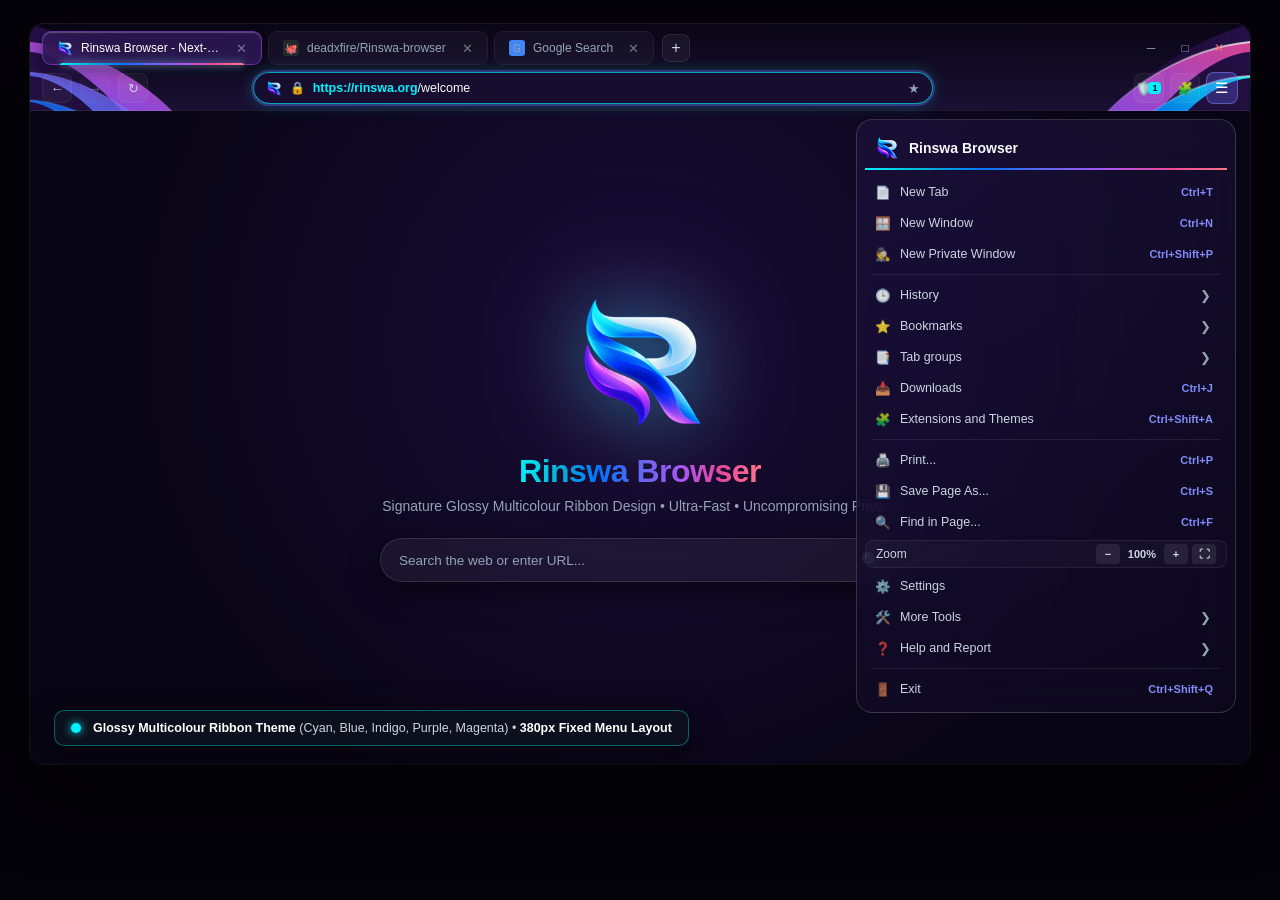
<file: theme-showcase.html>
<!DOCTYPE html>
<html lang="en">
<head>
<meta charset="UTF-8">
<title>Rinswa Browser - Signature Glossy Ribbon Theme Showcase</title>
<style>
  :root {
    --rinswa-cyan: #00f2fe;
    --rinswa-sky: #00b4d8;
    --rinswa-blue: #0072ff;
    --rinswa-indigo: #6366f1;
    --rinswa-purple: #a855f7;
    --rinswa-magenta: #ec4899;
    --rinswa-coral: #ff758c;
    --rinswa-ribbon-bar: linear-gradient(90deg, #00f2fe, #00b4d8, #0072ff, #6366f1, #a855f7, #ec4899, #ff758c);
    --rinswa-bg-base: #090616;
  }

  * {
    box-sizing: border-box;
    margin: 0;
    padding: 0;
    font-family: -apple-system, BlinkMacSystemFont, "Segoe UI Variable Text", "Segoe UI", Roboto, sans-serif;
    user-select: none;
  }

  body {
    background: #05030a;
    color: #f8fafc;
    min-height: 100vh;
    padding: 24px;
    display: flex;
    flex-direction: column;
    align-items: center;
  }

  /* Browser Window Mockup */
  .browser-window {
    width: 1220px;
    height: 740px;
    background: #080512;
    border-radius: 14px;
    overflow: hidden;
    box-shadow: 0 25px 80px rgba(0, 0, 0, 0.8), 0 0 0 1px rgba(255, 255, 255, 0.1);
    display: flex;
    flex-direction: column;
    position: relative;
  }

  /* Navigation Toolbox Header with Signature Glossy Multicolour Ribbon Background */
  .navigator-toolbox {
    background-color: #0b0718;
    background-image:
      url("[data-uri]"),
      url("[data-uri]"),
      linear-gradient(180deg, #090616 0%, #120b24 50%, #1a1033 100%);
    background-position: left top, right top, center;
    background-repeat: no-repeat, no-repeat, no-repeat;
    background-size: auto 144px, auto 144px, 100% 100%;
    border-bottom: 1px solid rgba(255, 255, 255, 0.08);
    position: relative;
    z-index: 10;
  }

  /* Tabs Toolbar */
  .tabs-toolbar {
    display: flex;
    align-items: center;
    height: 42px;
    padding: 6px 12px 0 12px;
    gap: 6px;
  }

  .tab {
    display: flex;
    align-items: center;
    gap: 8px;
    height: 34px;
    padding: 0 14px;
    border-radius: 9px;
    font-size: 12px;
    font-weight: 500;
    color: #94a3b8;
    background: rgba(255, 255, 255, 0.035);
    border: 1px solid rgba(255, 255, 255, 0.06);
    position: relative;
    max-width: 220px;
    flex: 1;
    backdrop-filter: blur(12px);
  }

  .tab.active {
    color: #ffffff;
    background: rgba(45, 23, 84, 0.88);
    border: 1px solid rgba(168, 85, 247, 0.45);
    box-shadow: 0 4px 16px rgba(0, 0, 0, 0.4), inset 0 1px 1px rgba(255, 255, 255, 0.25);
  }

  .tab.active::after {
    content: "";
    position: absolute;
    bottom: -1px;
    left: 8%;
    right: 8%;
    height: 2.5px;
    background: var(--rinswa-ribbon-bar);
    border-radius: 2px 2px 0 0;
    box-shadow: 0 0 10px rgba(0, 242, 254, 0.8), 0 0 6px rgba(236, 72, 153, 0.8);
  }

  .tab-icon {
    width: 16px;
    height: 16px;
    border-radius: 3px;
    flex-shrink: 0;
  }

  .tab-title {
    white-space: nowrap;
    overflow: hidden;
    text-overflow: ellipsis;
    flex: 1;
  }

  .tab-close {
    color: #94a3b8;
    font-size: 13px;
    cursor: pointer;
    opacity: 0.7;
  }

  .btn-newtab {
    width: 28px;
    height: 28px;
    border-radius: 8px;
    display: flex;
    align-items: center;
    justify-content: center;
    background: rgba(255, 255, 255, 0.05);
    border: 1px solid rgba(255, 255, 255, 0.08);
    color: #cbd5e1;
    font-size: 16px;
    margin-left: 2px;
  }

  .window-controls {
    display: flex;
    align-items: center;
    gap: 8px;
    margin-left: auto;
    padding-right: 6px;
  }

  .win-btn {
    width: 26px;
    height: 26px;
    border-radius: 6px;
    display: flex;
    align-items: center;
    justify-content: center;
    font-size: 12px;
    color: #94a3b8;
  }

  .win-close {
    color: #f87171;
  }

  /* Navigation Bar */
  .nav-bar {
    display: flex;
    align-items: center;
    height: 44px;
    padding: 0 12px;
    gap: 8px;
  }

  .nav-btn {
    width: 30px;
    height: 30px;
    border-radius: 8px;
    display: flex;
    align-items: center;
    justify-content: center;
    background: rgba(255, 255, 255, 0.04);
    border: 1px solid rgba(255, 255, 255, 0.06);
    color: #cbd5e1;
    font-size: 13px;
  }

  .urlbar {
    flex: 1;
    max-width: 680px;
    height: 32px;
    border-radius: 9999px;
    background: rgba(24, 15, 48, 0.9);
    border: 1px solid rgba(0, 242, 254, 0.65);
    box-shadow: 0 0 0 2px rgba(99, 102, 241, 0.35), 0 0 16px rgba(0, 242, 254, 0.25);
    display: flex;
    align-items: center;
    padding: 0 12px;
    gap: 8px;
    margin: 0 auto;
  }

  .urlbar-icon {
    width: 16px;
    height: 16px;
    border-radius: 4px;
  }

  .urlbar-text {
    color: #f8fafc;
    font-size: 12.5px;
    font-weight: 500;
  }

  .urlbar-highlight {
    color: #00f2fe;
    font-weight: 600;
  }

  .toolbar-actions {
    display: flex;
    align-items: center;
    gap: 6px;
    margin-left: auto;
  }

  .shield-badge {
    background: #00f2fe;
    color: #090616;
    font-size: 9px;
    font-weight: 800;
    padding: 1px 4px;
    border-radius: 4px;
    margin-left: -4px;
  }

  .hamburger-btn {
    width: 32px;
    height: 32px;
    border-radius: 8px;
    display: flex;
    align-items: center;
    justify-content: center;
    background: rgba(99, 102, 241, 0.3);
    border: 1px solid rgba(129, 140, 248, 0.5);
    color: #ffffff;
    font-size: 15px;
  }

  /* Main Browser Body */
  .browser-body {
    flex: 1;
    display: flex;
    background: #080514;
    position: relative;
    overflow: hidden;
  }

  /* Web Page Viewport with Rinswa Glow */
  .viewport {
    flex: 1;
    display: flex;
    flex-direction: column;
    align-items: center;
    justify-content: center;
    position: relative;
    background: radial-gradient(circle at 50% 35%, #180d38 0%, #080514 70%);
  }

  .center-emblem {
    width: 140px;
    height: 140px;
    filter: drop-shadow(0 0 40px rgba(0, 242, 254, 0.45)) drop-shadow(0 0 60px rgba(236, 72, 153, 0.3));
    margin-bottom: 20px;
  }

  .brand-title {
    font-size: 32px;
    font-weight: 800;
    letter-spacing: -0.5px;
    background: var(--rinswa-ribbon-bar);
    -webkit-background-clip: text;
    -webkit-text-fill-color: transparent;
    margin-bottom: 8px;
  }

  .brand-tagline {
    font-size: 14px;
    color: #94a3b8;
    margin-bottom: 24px;
  }

  .search-dock {
    width: 520px;
    height: 44px;
    border-radius: 22px;
    background: rgba(255, 255, 255, 0.05);
    border: 1px solid rgba(255, 255, 255, 0.12);
    box-shadow: 0 8px 30px rgba(0, 0, 0, 0.5);
    display: flex;
    align-items: center;
    padding: 0 18px;
    color: #94a3b8;
    font-size: 13.5px;
  }

  /* Floating App Menu (Hamburger Popup) - Zero Shadow Frosted Glass */
  .app-menu {
    position: absolute;
    top: 8px;
    right: 14px;
    width: 380px;
    background: linear-gradient(155deg, rgba(28, 19, 54, 0.72) 0%, rgba(14, 10, 28, 0.68) 100%);
    backdrop-filter: blur(32px) saturate(200%);
    -webkit-backdrop-filter: blur(32px) saturate(200%);
    border: 1px solid rgba(255, 255, 255, 0.16);
    border-radius: 16px;
    box-shadow: none;
    padding: 8px;
    z-index: 100;
    display: flex;
    flex-direction: column;
    gap: 1px;
  }

  .menu-header {
    display: flex;
    align-items: center;
    gap: 10px;
    height: 42px;
    padding: 0 10px;
    font-size: 14px;
    font-weight: 700;
    color: #f8fafc;
    border-bottom: 2px solid transparent;
    border-image: var(--rinswa-ribbon-bar) 1;
    margin-bottom: 6px;
  }

  .menu-header img {
    width: 24px;
    height: 24px;
  }

  .menu-row {
    display: flex;
    align-items: center;
    height: 30px;
    padding: 4px 10px;
    border-radius: 8px;
    font-size: 12.5px;
    font-weight: 500;
    color: #cbd5e1;
    cursor: default;
    transition: background 0.15s ease;
  }

  .menu-row:hover {
    background: rgba(99, 102, 241, 0.22);
    color: #ffffff;
  }

  .menu-icon {
    width: 15px;
    height: 15px;
    margin-right: 10px;
    opacity: 0.85;
    flex-shrink: 0;
  }

  .menu-label {
    flex: 1;
    white-space: nowrap;
    overflow: hidden;
    text-overflow: ellipsis;
  }

  .menu-shortcut {
    margin-left: auto;
    margin-right: 4px;
    color: #818cf8;
    font-size: 11px;
    font-weight: 600;
    flex-shrink: 0;
    white-space: nowrap;
  }

  .menu-arrow {
    margin-left: auto;
    margin-right: 4px;
    width: 16px;
    height: 16px;
    display: flex;
    align-items: center;
    justify-content: center;
    color: #94a3b8;
    flex-shrink: 0;
  }

  .menu-separator {
    height: 1px;
    background: rgba(255, 255, 255, 0.08);
    margin: 4px 6px;
  }

  /* Zoom row */
  .zoom-row {
    display: flex;
    align-items: center;
    justify-content: space-between;
    height: 28px;
    padding: 2px 10px;
    background: rgba(255, 255, 255, 0.03);
    border: 1px solid rgba(255, 255, 255, 0.06);
    border-radius: 8px;
    margin: 2px 0;
    font-size: 12px;
    color: #cbd5e1;
  }

  .zoom-btns {
    display: flex;
    align-items: center;
    gap: 4px;
  }

  .zoom-btn {
    width: 24px;
    height: 20px;
    background: rgba(255, 255, 255, 0.08);
    border-radius: 4px;
    display: flex;
    align-items: center;
    justify-content: center;
    font-size: 11px;
    font-weight: 600;
  }

  .zoom-level {
    font-size: 11px;
    font-weight: 600;
    padding: 0 4px;
  }

  /* Feature Callout Tag */
  .feature-badge {
    position: absolute;
    bottom: 18px;
    left: 24px;
    background: rgba(13, 18, 30, 0.88);
    border: 1px solid rgba(0, 242, 254, 0.35);
    border-radius: 10px;
    padding: 10px 16px;
    display: flex;
    align-items: center;
    gap: 12px;
    box-shadow: 0 8px 30px rgba(0, 0, 0, 0.6);
  }

  .badge-dot {
    width: 10px;
    height: 10px;
    border-radius: 50%;
    background: #00f2fe;
    box-shadow: 0 0 10px #00f2fe;
  }

  .badge-text {
    font-size: 12.5px;
    color: #cbd5e1;
  }

  .badge-text strong {
    color: #ffffff;
  }
</style>
</head>
<body>

<div class="browser-window">
  <!-- NAVIGATION TOOLBOX WITH GLOSSY MULTICOLOUR RIBBON THEME -->
  <div class="navigator-toolbox">
    <!-- TABS TOOLBAR -->
    <div class="tabs-toolbar">
      <!-- Active Tab -->
      <div class="tab active">
        <img class="tab-icon" src="[data-uri]">
        <span class="tab-title">Rinswa Browser - Next-Gen Web</span>
        <span class="tab-close">✕</span>
      </div>

      <!-- Secondary Tab -->
      <div class="tab">
        <span class="tab-icon" style="background:#24292e; border-radius:3px; display:inline-flex; align-items:center; justify-content:center; font-size:10px;">🐙</span>
        <span class="tab-title">deadxfire/Rinswa-browser</span>
        <span class="tab-close">✕</span>
      </div>

      <!-- Third Tab -->
      <div class="tab" style="max-width: 160px;">
        <span class="tab-icon" style="background:#4285f4; border-radius:3px; display:inline-flex; align-items:center; justify-content:center; font-size:10px;">G</span>
        <span class="tab-title">Google Search</span>
        <span class="tab-close">✕</span>
      </div>

      <div class="btn-newtab">+</div>

      <!-- Windows Controls -->
      <div class="window-controls">
        <div class="win-btn">─</div>
        <div class="win-btn">□</div>
        <div class="win-btn win-close">✕</div>
      </div>
    </div>

    <!-- NAVIGATION BAR -->
    <div class="nav-bar">
      <div class="nav-btn">←</div>
      <div class="nav-btn" style="opacity:0.5;">→</div>
      <div class="nav-btn">↻</div>

      <!-- Centered Capsule URL Bar -->
      <div class="urlbar">
        <img class="urlbar-icon" src="[data-uri]">
        <span style="color:#00f2fe; font-size:12px;">🔒</span>
        <span class="urlbar-text"><span class="urlbar-highlight">https://rinswa.org</span>/welcome</span>
        <span style="margin-left:auto; color:#94a3b8; font-size:13px;">★</span>
      </div>

      <!-- Extensions & Actions -->
      <div class="toolbar-actions">
        <div class="nav-btn" style="position:relative;">
          🛡️<span class="shield-badge">1</span>
        </div>
        <div class="nav-btn">🧩</div>
        <div class="hamburger-btn">☰</div>
      </div>
    </div>
  </div>

  <!-- BROWSER VIEWPORT & FLOATING APP MENU -->
  <div class="browser-body">
    <!-- Viewport Content -->
    <div class="viewport">
      <img class="center-emblem" src="[data-uri]">
      <h1 class="brand-title">Rinswa Browser</h1>
      <p class="brand-tagline">Signature Glossy Multicolour Ribbon Design • Ultra-Fast • Uncompromising Privacy</p>
      <div class="search-dock">
        <span>Search the web or enter URL...</span>
        <span style="margin-left:auto; color:#00f2fe; font-size:16px;">🔍</span>
      </div>
    </div>

    <!-- FLOATING 380px APP MENU (HAMBURGER POPUP) -->
    <div class="app-menu">
      <!-- Menu Header -->
      <div class="menu-header">
        <img src="[data-uri]">
        <span>Rinswa Browser</span>
      </div>

      <!-- Menu Rows with Full Shortcuts and Navigation Arrows -->
      <div class="menu-row">
        <span class="menu-icon">📄</span>
        <span class="menu-label">New Tab</span>
        <span class="menu-shortcut">Ctrl+T</span>
      </div>
      <div class="menu-row">
        <span class="menu-icon">🪟</span>
        <span class="menu-label">New Window</span>
        <span class="menu-shortcut">Ctrl+N</span>
      </div>
      <div class="menu-row">
        <span class="menu-icon">🕵️</span>
        <span class="menu-label">New Private Window</span>
        <span class="menu-shortcut">Ctrl+Shift+P</span>
      </div>

      <div class="menu-separator"></div>

      <div class="menu-row">
        <span class="menu-icon">🕒</span>
        <span class="menu-label">History</span>
        <span class="menu-arrow">❯</span>
      </div>
      <div class="menu-row">
        <span class="menu-icon">⭐</span>
        <span class="menu-label">Bookmarks</span>
        <span class="menu-arrow">❯</span>
      </div>
      <div class="menu-row">
        <span class="menu-icon">📑</span>
        <span class="menu-label">Tab groups</span>
        <span class="menu-arrow">❯</span>
      </div>
      <div class="menu-row">
        <span class="menu-icon">📥</span>
        <span class="menu-label">Downloads</span>
        <span class="menu-shortcut">Ctrl+J</span>
      </div>
      <div class="menu-row">
        <span class="menu-icon">🧩</span>
        <span class="menu-label">Extensions and Themes</span>
        <span class="menu-shortcut">Ctrl+Shift+A</span>
      </div>

      <div class="menu-separator"></div>

      <div class="menu-row">
        <span class="menu-icon">🖨️</span>
        <span class="menu-label">Print...</span>
        <span class="menu-shortcut">Ctrl+P</span>
      </div>
      <div class="menu-row">
        <span class="menu-icon">💾</span>
        <span class="menu-label">Save Page As...</span>
        <span class="menu-shortcut">Ctrl+S</span>
      </div>
      <div class="menu-row">
        <span class="menu-icon">🔍</span>
        <span class="menu-label">Find in Page...</span>
        <span class="menu-shortcut">Ctrl+F</span>
      </div>

      <!-- Zoom Row -->
      <div class="zoom-row">
        <span>Zoom</span>
        <div class="zoom-btns">
          <div class="zoom-btn">−</div>
          <span class="zoom-level">100%</span>
          <div class="zoom-btn">+</div>
          <div class="zoom-btn">⛶</div>
        </div>
      </div>

      <div class="menu-row">
        <span class="menu-icon">⚙️</span>
        <span class="menu-label">Settings</span>
      </div>
      <div class="menu-row">
        <span class="menu-icon">🛠️</span>
        <span class="menu-label">More Tools</span>
        <span class="menu-arrow">❯</span>
      </div>
      <div class="menu-row">
        <span class="menu-icon">❓</span>
        <span class="menu-label">Help and Report</span>
        <span class="menu-arrow">❯</span>
      </div>

      <div class="menu-separator"></div>

      <div class="menu-row">
        <span class="menu-icon">🚪</span>
        <span class="menu-label">Exit</span>
        <span class="menu-shortcut">Ctrl+Shift+Q</span>
      </div>
    </div>

    <!-- Live Design Highlight Badge -->
    <div class="feature-badge">
      <div class="badge-dot"></div>
      <div class="badge-text">
        <strong>Glossy Multicolour Ribbon Theme</strong> (Cyan, Blue, Indigo, Purple, Magenta) &bull; <strong>380px Fixed Menu Layout</strong>
      </div>
    </div>
  </div>
</div>

</body>
</html>
</file>
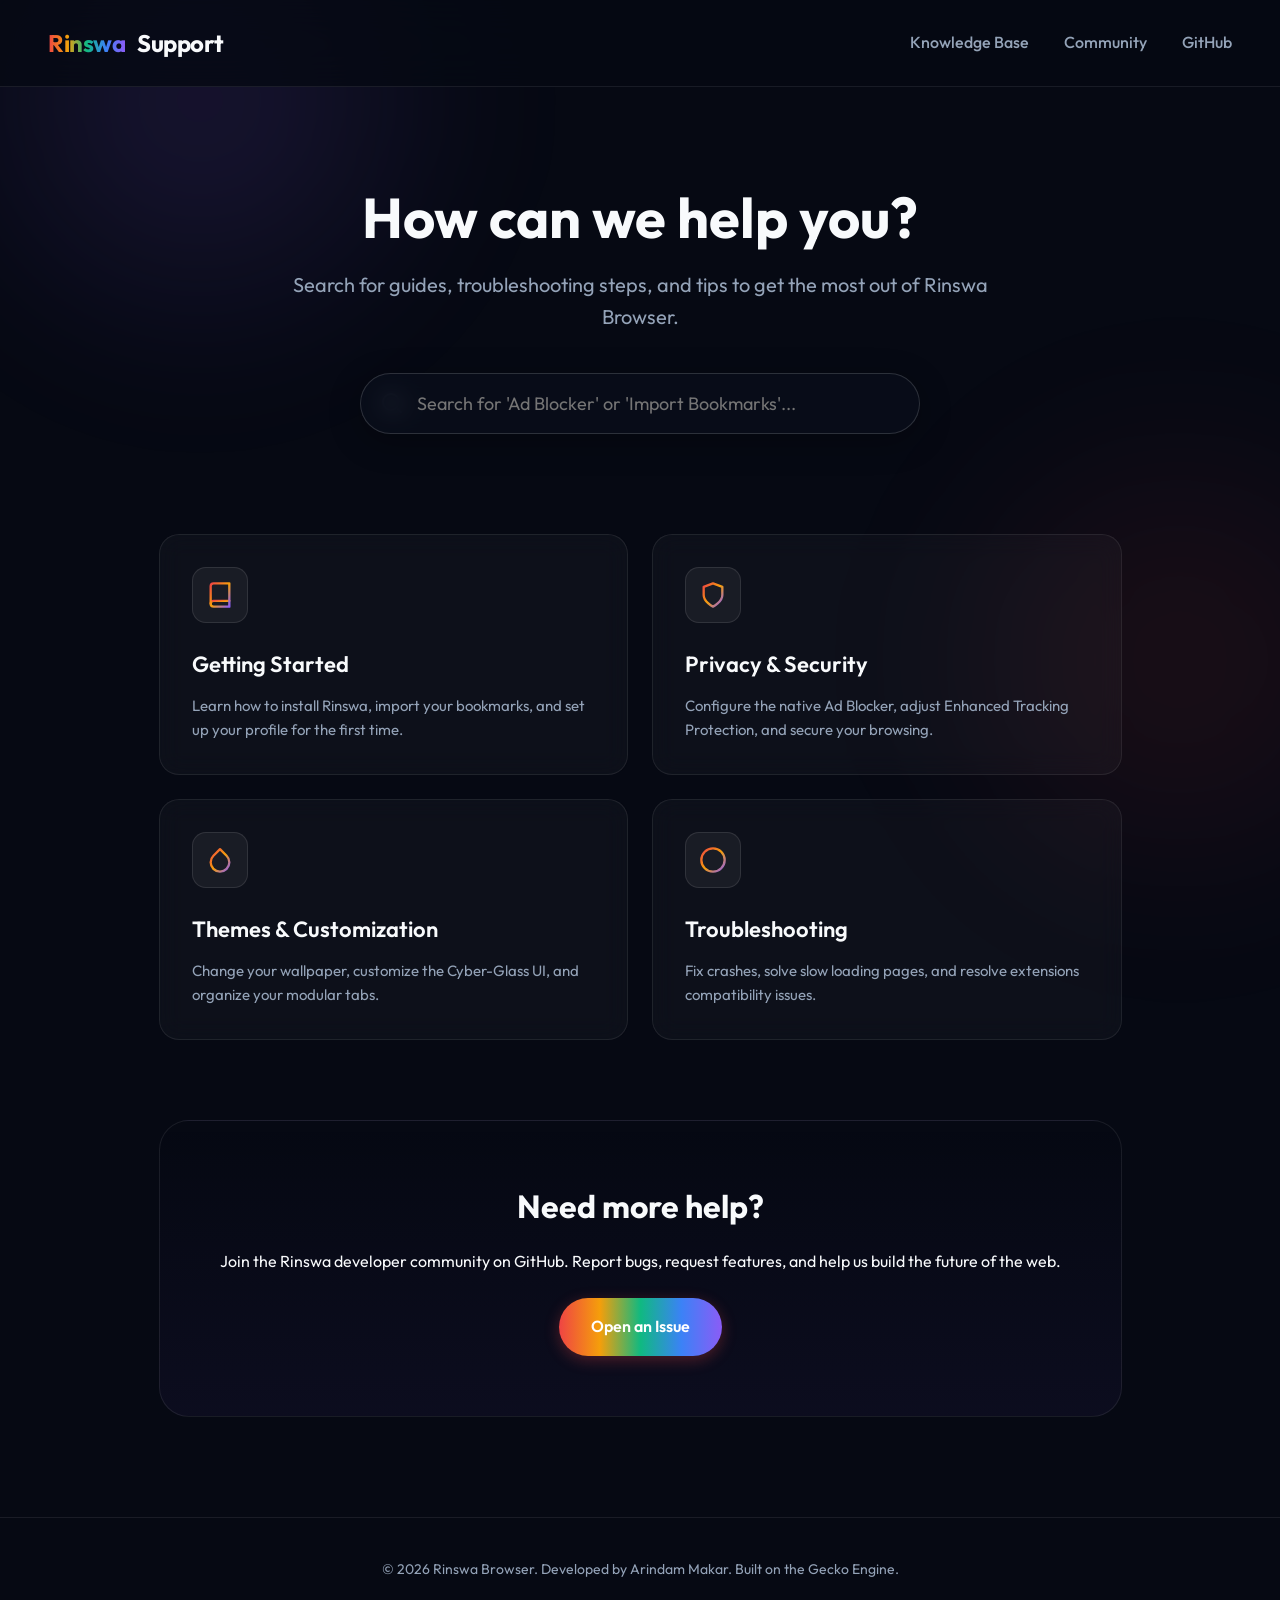
<file: docs/support.html>
<!DOCTYPE html>
<html lang="en">
<head>
    <meta charset="UTF-8">
    <meta name="viewport" content="width=device-width, initial-scale=1.0">
    <title>Rinswa Browser - Support & Help</title>
    <meta name="description" content="Official support and help center for the Rinswa Browser. Find guides, troubleshoot issues, and contact the community.">
    <link rel="preconnect" href="https://fonts.googleapis.com">
    <link rel="preconnect" href="https://fonts.gstatic.com" crossorigin>
    <link href="https://fonts.googleapis.com/css2?family=Outfit:wght@300;400;500;600;700&display=swap" rel="stylesheet">
    <style>
        :root {
            --bg-base: #060913;
            --bg-surface: rgba(11, 15, 29, 0.7);
            --bg-card: rgba(255, 255, 255, 0.03);
            --border-glow: rgba(255, 255, 255, 0.08);
            
            --text-primary: #f8fafc;
            --text-secondary: #94a3b8;
            
            --ribbon-red: #ef4444;
            --ribbon-orange: #f59e0b;
            --ribbon-green: #10b981;
            --ribbon-blue: #3b82f6;
            --ribbon-purple: #8b5cf6;
            
            --gradient-ribbon: linear-gradient(90deg, var(--ribbon-red), var(--ribbon-orange), var(--ribbon-green), var(--ribbon-blue), var(--ribbon-purple));
            --gradient-card-hover: linear-gradient(135deg, rgba(239, 68, 68, 0.1) 0%, rgba(139, 92, 246, 0.1) 100%);
        }

        * {
            box-sizing: border-box;
            margin: 0;
            padding: 0;
        }

        body {
            font-family: 'Outfit', sans-serif;
            background-color: var(--bg-base);
            color: var(--text-primary);
            line-height: 1.6;
            min-height: 100vh;
            display: flex;
            flex-direction: column;
            overflow-x: hidden;
        }

        /* Abstract Background Glows */
        .bg-glow {
            position: absolute;
            width: 600px;
            height: 600px;
            background: radial-gradient(circle, rgba(139, 92, 246, 0.15) 0%, transparent 70%);
            top: -200px;
            left: -100px;
            border-radius: 50%;
            z-index: -1;
            filter: blur(60px);
        }
        
        .bg-glow.right {
            background: radial-gradient(circle, rgba(239, 68, 68, 0.1) 0%, transparent 70%);
            top: 40%;
            left: auto;
            right: -200px;
        }

        /* Navbar */
        nav {
            padding: 24px 48px;
            display: flex;
            justify-content: space-between;
            align-items: center;
            border-bottom: 1px solid var(--border-glow);
            background: rgba(6, 9, 19, 0.8);
            backdrop-filter: blur(20px);
            position: sticky;
            top: 0;
            z-index: 100;
        }

        .logo {
            font-size: 24px;
            font-weight: 700;
            display: flex;
            align-items: center;
            gap: 12px;
            letter-spacing: -0.5px;
        }

        .logo span {
            background: var(--gradient-ribbon);
            -webkit-background-clip: text;
            -webkit-text-fill-color: transparent;
        }

        .nav-links a {
            color: var(--text-secondary);
            text-decoration: none;
            margin-left: 32px;
            font-weight: 500;
            transition: color 0.3s ease;
        }

        .nav-links a:hover {
            color: var(--text-primary);
        }

        /* Hero Section */
        header.hero {
            text-align: center;
            padding: 100px 24px 60px;
            max-width: 800px;
            margin: 0 auto;
        }

        h1 {
            font-size: 56px;
            font-weight: 700;
            margin-bottom: 20px;
            line-height: 1.1;
        }

        .hero p {
            font-size: 20px;
            color: var(--text-secondary);
            margin-bottom: 40px;
        }

        .search-container {
            position: relative;
            max-width: 560px;
            margin: 0 auto;
        }

        .search-container input {
            width: 100%;
            padding: 18px 24px 18px 56px;
            border-radius: 99px;
            border: 1px solid rgba(255, 255, 255, 0.15);
            background: rgba(11, 15, 29, 0.6);
            color: white;
            font-size: 18px;
            font-family: inherit;
            backdrop-filter: blur(12px);
            transition: all 0.3s ease;
            box-shadow: 0 8px 32px rgba(0, 0, 0, 0.3);
        }

        .search-container input:focus {
            outline: none;
            border-color: rgba(245, 158, 11, 0.5);
            box-shadow: 0 0 0 3px rgba(239, 68, 68, 0.2), 0 8px 32px rgba(0, 0, 0, 0.3);
            background: rgba(11, 15, 29, 0.9);
        }

        .search-icon {
            position: absolute;
            left: 20px;
            top: 50%;
            transform: translateY(-50%);
            width: 24px;
            height: 24px;
            fill: none;
            stroke: var(--text-secondary);
            stroke-width: 2;
            stroke-linecap: round;
            stroke-linejoin: round;
        }

        /* Support Grid */
        .container {
            max-width: 1200px;
            margin: 0 auto;
            padding: 40px 24px 100px;
        }

        .grid {
            display: grid;
            grid-template-columns: repeat(auto-fit, minmax(320px, 1fr));
            gap: 24px;
        }

        .card {
            background: var(--bg-card);
            border: 1px solid var(--border-glow);
            border-radius: 20px;
            padding: 32px;
            backdrop-filter: blur(12px);
            transition: all 0.4s cubic-bezier(0.175, 0.885, 0.32, 1.275);
            cursor: pointer;
            position: relative;
            overflow: hidden;
        }

        .card::before {
            content: "";
            position: absolute;
            top: 0; left: 0; right: 0; bottom: 0;
            background: var(--gradient-card-hover);
            opacity: 0;
            transition: opacity 0.4s ease;
            z-index: 0;
        }

        .card:hover {
            transform: translateY(-8px);
            border-color: rgba(255, 255, 255, 0.2);
            box-shadow: 0 20px 40px rgba(0, 0, 0, 0.4);
        }

        .card:hover::before {
            opacity: 1;
        }

        .card-content {
            position: relative;
            z-index: 1;
        }

        .icon-box {
            width: 56px;
            height: 56px;
            border-radius: 14px;
            background: rgba(255, 255, 255, 0.05);
            display: flex;
            align-items: center;
            justify-content: center;
            margin-bottom: 24px;
            border: 1px solid rgba(255, 255, 255, 0.1);
        }

        .icon-box svg {
            width: 28px;
            height: 28px;
            stroke: url(#ribbon-gradient);
            fill: none;
            stroke-width: 2;
            stroke-linecap: round;
            stroke-linejoin: round;
        }

        .card h2 {
            font-size: 22px;
            margin-bottom: 12px;
            font-weight: 600;
        }

        .card p {
            color: var(--text-secondary);
            font-size: 15px;
        }

        /* Community Section */
        .community {
            margin-top: 80px;
            text-align: center;
            padding: 60px;
            background: linear-gradient(180deg, transparent, rgba(139, 92, 246, 0.05));
            border-radius: 30px;
            border: 1px solid var(--border-glow);
        }

        .community h2 {
            font-size: 32px;
            margin-bottom: 16px;
        }

        .btn {
            display: inline-block;
            margin-top: 24px;
            padding: 16px 32px;
            border-radius: 99px;
            background: var(--gradient-ribbon);
            color: white;
            text-decoration: none;
            font-weight: 600;
            font-size: 16px;
            transition: all 0.3s ease;
            box-shadow: 0 4px 15px rgba(239, 68, 68, 0.3);
        }

        .btn:hover {
            transform: scale(1.05);
            box-shadow: 0 8px 25px rgba(239, 68, 68, 0.4);
        }

        /* Footer */
        footer {
            margin-top: auto;
            padding: 40px 24px;
            text-align: center;
            color: var(--text-secondary);
            border-top: 1px solid var(--border-glow);
            font-size: 14px;
        }

        /* SVG Gradient Definition */
        .svg-defs {
            position: absolute;
            width: 0;
            height: 0;
        }
    </style>
</head>
<body>

    <svg class="svg-defs">
        <defs>
            <linearGradient id="ribbon-gradient" x1="0%" y1="0%" x2="100%" y2="100%">
                <stop offset="0%" stop-color="#ef4444" />
                <stop offset="50%" stop-color="#f59e0b" />
                <stop offset="100%" stop-color="#8b5cf6" />
            </linearGradient>
        </defs>
    </svg>

    <div class="bg-glow"></div>
    <div class="bg-glow right"></div>

    <nav>
        <div class="logo">
            <span>Rinswa</span> Support
        </div>
        <div class="nav-links">
            <a href="#">Knowledge Base</a>
            <a href="#">Community</a>
            <a href="https://github.com/deadxfire/Rinswa-browser">GitHub</a>
        </div>
    </nav>

    <header class="hero">
        <h1>How can we help you?</h1>
        <p>Search for guides, troubleshooting steps, and tips to get the most out of Rinswa Browser.</p>
        <div class="search-container">
            <svg class="search-icon" viewBox="0 0 24 24">
                <circle cx="11" cy="11" r="8"></circle>
                <line x1="21" y1="21" x2="16.65" y2="16.65"></line>
            </svg>
            <input type="text" placeholder="Search for 'Ad Blocker' or 'Import Bookmarks'...">
        </div>
    </header>

    <main class="container">
        <div class="grid">
            <!-- Card 1 -->
            <div class="card">
                <div class="card-content">
                    <div class="icon-box">
                        <svg viewBox="0 0 24 24">
                            <path d="M4 19.5A2.5 2.5 0 0 1 6.5 17H20"></path>
                            <path d="M6.5 2H20v20H6.5A2.5 2.5 0 0 1 4 19.5v-15A2.5 2.5 0 0 1 6.5 2z"></path>
                        </svg>
                    </div>
                    <h2>Getting Started</h2>
                    <p>Learn how to install Rinswa, import your bookmarks, and set up your profile for the first time.</p>
                </div>
            </div>

            <!-- Card 2 -->
            <div class="card">
                <div class="card-content">
                    <div class="icon-box">
                        <svg viewBox="0 0 24 24">
                            <path d="M12 22s8-4 8-10V5l-8-3-8 3v7c0 6 8 10 8 10z"></path>
                        </svg>
                    </div>
                    <h2>Privacy & Security</h2>
                    <p>Configure the native Ad Blocker, adjust Enhanced Tracking Protection, and secure your browsing.</p>
                </div>
            </div>

            <!-- Card 3 -->
            <div class="card">
                <div class="card-content">
                    <div class="icon-box">
                        <svg viewBox="0 0 24 24">
                            <path d="M12 2.69l5.66 5.66a8 8 0 1 1-11.31 0z"></path>
                        </svg>
                    </div>
                    <h2>Themes & Customization</h2>
                    <p>Change your wallpaper, customize the Cyber-Glass UI, and organize your modular tabs.</p>
                </div>
            </div>

            <!-- Card 4 -->
            <div class="card">
                <div class="card-content">
                    <div class="icon-box">
                        <svg viewBox="0 0 24 24">
                            <circle cx="12" cy="12" r="10"></circle>
                            <line x1="12" y1="8" x2="12" y2="12"></line>
                            <line x1="12" y1="16" x2="12.01" y2="16"></line>
                        </svg>
                    </div>
                    <h2>Troubleshooting</h2>
                    <p>Fix crashes, solve slow loading pages, and resolve extensions compatibility issues.</p>
                </div>
            </div>
        </div>

        <div class="community">
            <h2>Need more help?</h2>
            <p>Join the Rinswa developer community on GitHub. Report bugs, request features, and help us build the future of the web.</p>
            <a href="https://github.com/deadxfire/Rinswa-browser/issues" class="btn">Open an Issue</a>
        </div>
    </main>

    <footer>
        <p>&copy; 2026 Rinswa Browser. Developed by Arindam Makar. Built on the Gecko Engine.</p>
    </footer>
    <script>
        (function() {
            var params = new URLSearchParams(window.location.search);
            var topic = params.get('topic');
            if (topic) {
                var banner = document.createElement('div');
                banner.style.cssText = "background: rgba(0, 240, 255, 0.1); border: 1px solid rgba(0, 240, 255, 0.4); padding: 16px 24px; border-radius: 12px; margin: 20px auto; max-width: 1000px; text-align: center; color: #00F0FF; font-weight: 500; backdrop-filter: blur(10px);";
                var topicTitle = topic.charAt(0).toUpperCase() + topic.slice(1);
                if (topic === "preferences") topicTitle = "Settings & Appearance";
                banner.innerHTML = "💡 Help Topic: <strong>" + topicTitle + "</strong> — Browse the guides below or open an issue on GitHub.";
                var main = document.querySelector('main');
                if (main) {
                    main.insertBefore(banner, main.firstChild);
                }
            }
        })();
    </script>
</body>
</html>
</file>
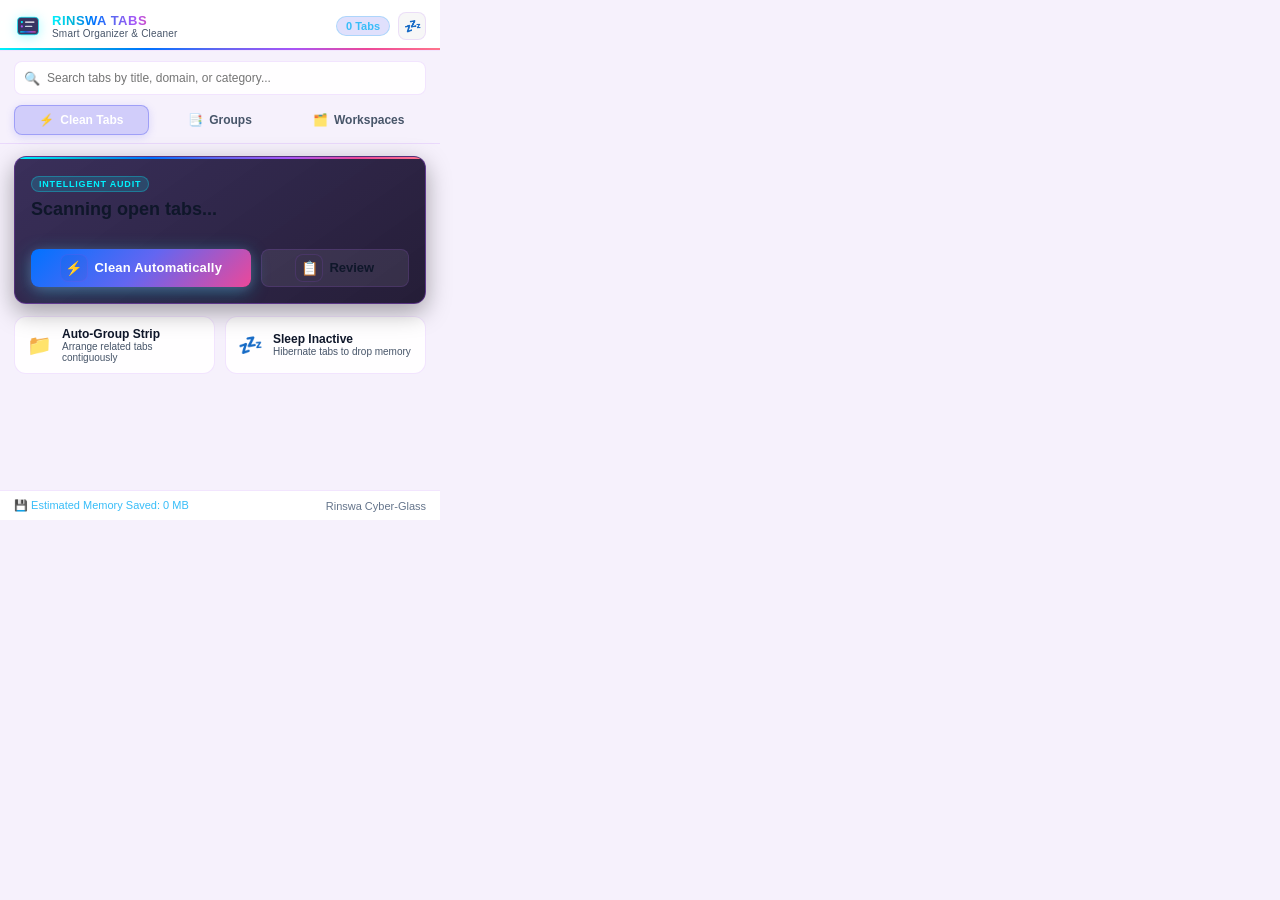
<file: extensions/smart-tabs/popup.html>
<!DOCTYPE html>
<html lang="en">
<head>
  <meta charset="UTF-8">
  <title>Rinswa Smart Tab Manager</title>
  <link rel="stylesheet" href="popup.css">
</head>
<body>
  <div class="app-container">
    <!-- Top Bar -->
    <header class="header">
      <div class="brand">
        <svg class="brand-logo" viewBox="0 0 128 128" fill="none">
          <defs>
            <linearGradient id="logoRibbon" x1="0%" y1="0%" x2="100%" y2="0%">
              <stop offset="0%" stop-color="#00f2fe"/>
              <stop offset="35%" stop-color="#0072ff"/>
              <stop offset="70%" stop-color="#a855f7"/>
              <stop offset="100%" stop-color="#ec4899"/>
            </linearGradient>
          </defs>
          <rect x="16" y="24" width="96" height="80" rx="16" fill="rgba(30,19,70,0.85)" stroke="#00f2fe" stroke-width="3"/>
          <rect x="28" y="88" width="72" height="6" rx="3" fill="url(#logoRibbon)"/>
          <circle cx="36" cy="46" r="5" fill="#00f2fe"/>
          <rect x="50" y="43" width="44" height="6" rx="3" fill="#ffffff"/>
          <circle cx="36" cy="66" r="5" fill="#a855f7"/>
          <rect x="50" y="63" width="34" height="6" rx="3" fill="#cbd5e1"/>
        </svg>
        <div class="brand-text">
          <div class="brand-title">RINSWA TABS</div>
          <div class="brand-subtitle">Smart Organizer & Cleaner</div>
        </div>
      </div>
      <div class="header-badges">
        <span id="badge-total-tabs" class="badge-pill">0 Tabs</span>
        <button id="btn-quick-sleep" class="btn-icon" title="Put Inactive Tabs to Sleep">💤</button>
      </div>
    </header>

    <!-- Search Omnibar -->
    <div class="search-box">
      <span class="search-icon">🔍</span>
      <input type="text" id="tab-search-input" placeholder="Search tabs by title, domain, or category..." autocomplete="off">
      <button id="search-clear-btn" class="search-clear" style="display:none;">✕</button>
    </div>

    <!-- Navigation Tabs (Clean Tabs / Groups / Workspaces) -->
    <nav class="nav-tabs">
      <button class="nav-tab active" data-tab="tab-cleaner">
        <span>⚡</span> Clean Tabs
      </button>
      <button class="nav-tab" data-tab="tab-groups">
        <span>📑</span> Groups
      </button>
      <button class="nav-tab" data-tab="tab-workspaces">
        <span>🗂️</span> Workspaces
      </button>
    </nav>

    <!-- View 1: Clean Tabs -->
    <main id="tab-cleaner" class="tab-view active">
      <!-- Signature "Clean Tabs" Card -->
      <section class="clean-card" id="clean-card">
        <div class="clean-card-header">
          <div class="clean-card-badge">INTELLIGENT AUDIT</div>
          <h2 class="clean-card-title" id="audit-main-title">Scanning open tabs...</h2>
        </div>
        
        <ul class="clean-insights-list" id="audit-insights-list">
          <!-- Dynamically populated -->
        </ul>

        <div class="clean-card-actions">
          <button id="btn-clean-auto" class="btn-primary-ribbon">
            <span class="btn-icon">⚡</span> Clean Automatically
          </button>
          <button id="btn-clean-review" class="btn-glass">
            <span class="btn-icon">📋</span> Review
          </button>
        </div>

        <div class="clean-status-message" id="clean-status-message" style="display:none;"></div>
      </section>

      <!-- Review Drawer (Expandable) -->
      <section class="review-drawer" id="review-drawer" style="display:none;">
        <div class="review-drawer-header">
          <h3>Review & Custom Clean</h3>
          <button id="btn-close-review" class="btn-icon-subtle">✕</button>
        </div>
        
        <div class="review-sections-wrap" id="review-sections-wrap">
          <!-- Populated by JS -->
        </div>

        <div class="review-drawer-footer">
          <button id="btn-apply-review" class="btn-primary-ribbon full-width">
            Apply Selected Actions
          </button>
        </div>
      </section>

      <!-- Quick Action Cards Row -->
      <div class="quick-cards-grid">
        <div class="quick-card" id="qc-group-strip">
          <div class="qc-icon">📁</div>
          <div class="qc-info">
            <div class="qc-title">Auto-Group Strip</div>
            <div class="qc-desc">Arrange related tabs contiguously</div>
          </div>
        </div>
        <div class="quick-card" id="qc-sleep-all">
          <div class="qc-icon">💤</div>
          <div class="qc-info">
            <div class="qc-title">Sleep Inactive</div>
            <div class="qc-desc">Hibernate tabs to drop memory</div>
          </div>
        </div>
      </div>
    </main>

    <!-- View 2: Tab Groups (Work, Shopping, Personal, Media) -->
    <main id="tab-groups" class="tab-view">
      <div class="groups-actions-bar">
        <button id="btn-group-all-now" class="btn-primary-small">⚡ Group Tabs Automatically</button>
        <span class="groups-count-tag" id="groups-count-tag">0 Categories</span>
      </div>

      <div class="groups-container" id="groups-container">
        <!-- Rendered by JS -->
      </div>
    </main>

    <!-- View 3: Workspaces (Save & Restore) -->
    <main id="tab-workspaces" class="tab-view">
      <div class="workspace-creator">
        <div class="ws-input-row">
          <input type="text" id="ws-name-input" placeholder="New workspace name (e.g. Work, Laravel, Shopping)...">
          <select id="ws-icon-select">
            <option value="💼">💼 Work</option>
            <option value="🛍️">🛍️ Shopping</option>
            <option value="💬">💬 Personal</option>
            <option value="📚">📚 Research</option>
            <option value="🎬">🎬 Media</option>
            <option value="🚀">🚀 Project</option>
          </select>
          <button id="btn-save-workspace" class="btn-primary-small">Save</button>
        </div>
      </div>

      <div class="workspaces-list" id="workspaces-list">
        <!-- Rendered by JS -->
      </div>
    </main>

    <!-- Search Results View (Overlays when typing search) -->
    <div id="search-results-overlay" class="search-overlay" style="display:none;">
      <div class="search-overlay-header">
        <span id="search-count-label">0 matching tabs</span>
      </div>
      <div class="search-list" id="search-list">
        <!-- Rendered by JS -->
      </div>
    </div>

    <!-- Footer -->
    <footer class="footer">
      <span class="footer-ram" id="footer-ram-stat">💾 Estimated Memory Saved: 0 MB</span>
      <span class="footer-brand">Rinswa Cyber-Glass</span>
    </footer>
  </div>

  <script src="popup.js"></script>
</body>
</html>
</file>
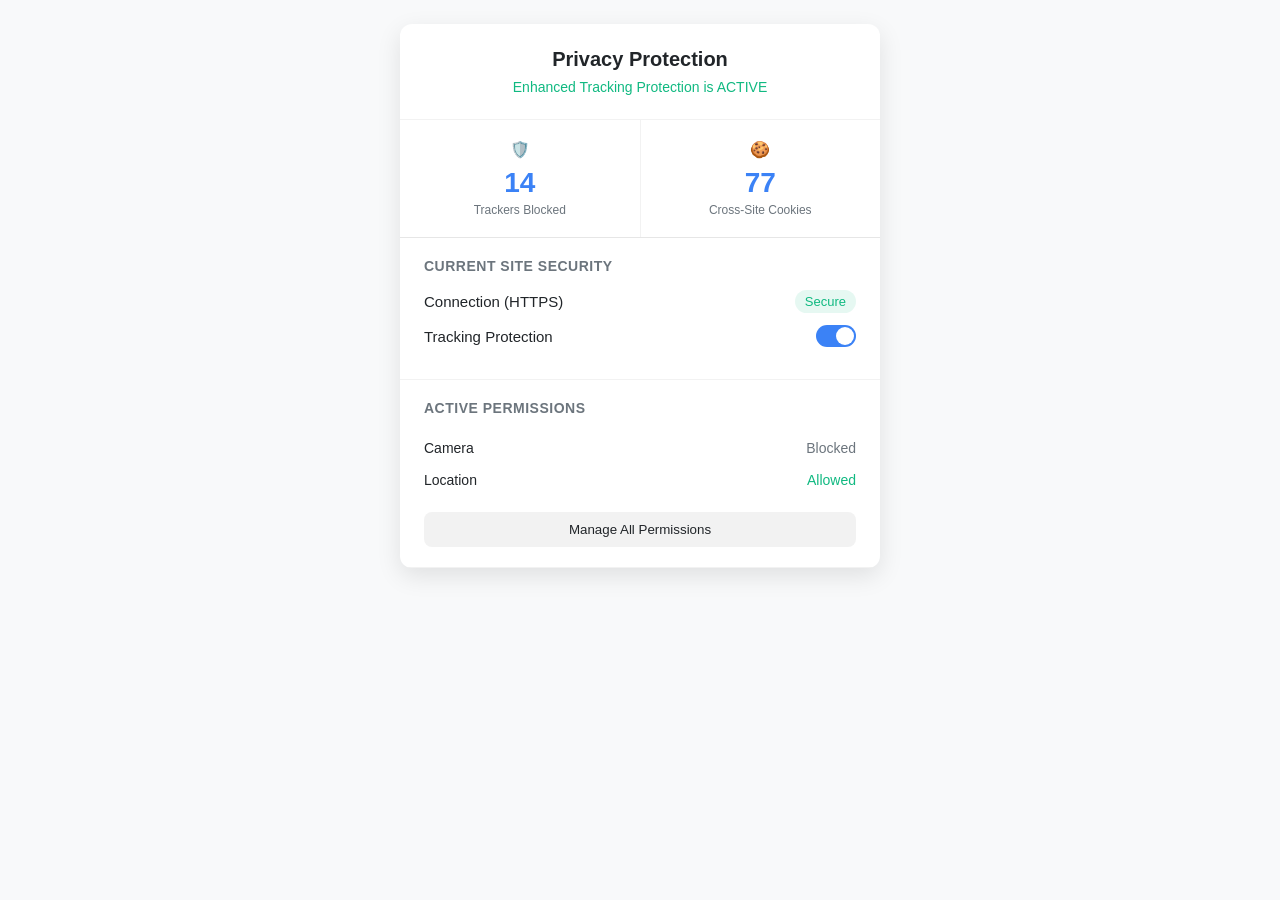
<file: ui/privacy/dashboard.html>
<!DOCTYPE html>
<html lang="en">
<head>
  <meta charset="UTF-8">
  <title>Rinswa Privacy Dashboard</title>
  <link rel="stylesheet" href="dashboard.css">
</head>
<body>
  <div class="dashboard-container">
    <header class="dashboard-header">
      <h1>Privacy Protection</h1>
      <p class="status-text secure">Enhanced Tracking Protection is ACTIVE</p>
    </header>

    <section class="stats-grid">
      <div class="stat-card">
        <span class="stat-icon">🛡️</span>
        <h2 id="trackers-blocked-count">0</h2>
        <p>Trackers Blocked</p>
      </div>
      <div class="stat-card">
        <span class="stat-icon">🍪</span>
        <h2 id="cookies-blocked-count">0</h2>
        <p>Cross-Site Cookies</p>
      </div>
    </section>

    <section class="site-controls">
      <h3>Current Site Security</h3>
      <div class="control-row">
        <span>Connection (HTTPS)</span>
        <span class="status-indicator secure">Secure</span>
      </div>
      <div class="control-row">
        <span>Tracking Protection</span>
        <label class="switch">
          <input type="checkbox" id="etp-site-toggle" checked>
          <span class="slider round"></span>
        </label>
      </div>
    </section>

    <section class="permissions-manager">
      <h3>Active Permissions</h3>
      <ul id="permissions-list" class="permissions-list">
        <!-- Populated by JS bridging SitePermissions API -->
      </ul>
      <button class="manage-btn">Manage All Permissions</button>
    </section>
  </div>
  <script src="dashboard.js"></script>
</body>
</html>
</file>
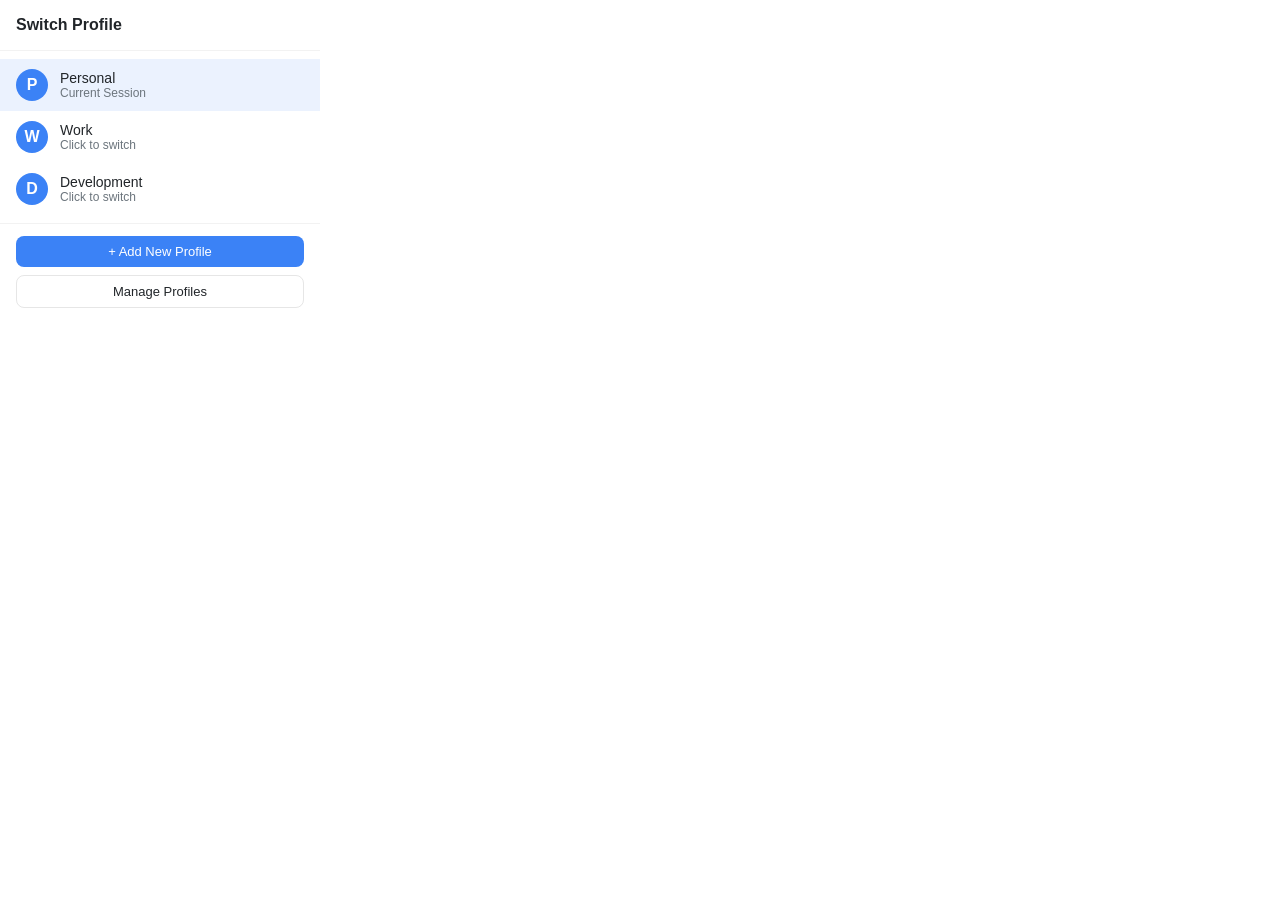
<file: ui/profiles/profile-selector.html>
<!DOCTYPE html>
<html lang="en">
<head>
  <meta charset="UTF-8">
  <title>Rinswa Profile Selector</title>
  <link rel="stylesheet" href="profile-selector.css">
</head>
<body>
  <div class="profile-container">
    <header class="profile-header">
      <h2>Switch Profile</h2>
    </header>

    <ul id="profile-list" class="profile-list">
      <!-- Populated dynamically via ProfileSelector.js -->
    </ul>

    <div class="profile-actions">
      <button id="btn-add-profile" class="action-btn primary">+ Add New Profile</button>
      <button id="btn-manage-profiles" class="action-btn secondary">Manage Profiles</button>
    </div>
  </div>
  <script src="ProfileSelector.js"></script>
</body>
</html>
</file>
<file: extensions/smart-tabs/popup.css>
/* ==========================================================================
   RINSWA SMART TAB MANAGER & CLEAN TABS - CYBER-GLASS POPUP STYLES
   ========================================================================== */

:root {
  --bg-base: #090616;
  --bg-surface: #120b24;
  --bg-card: rgba(26, 17, 52, 0.78);
  --bg-card-hover: rgba(38, 26, 74, 0.88);
  --bg-glass: rgba(255, 255, 255, 0.05);
  
  --border-subtle: rgba(255, 255, 255, 0.09);
  --border-accent: rgba(0, 242, 254, 0.35);

  --ribbon-bar: linear-gradient(90deg, #00f2fe, #00b4d8, #0072ff, #6366f1, #a855f7, #ec4899, #ff758c);
  --ribbon-btn: linear-gradient(135deg, #0072ff 0%, #6366f1 50%, #ec4899 100%);
  --ribbon-glow: 0 4px 18px rgba(0, 242, 254, 0.35), 0 2px 10px rgba(236, 72, 153, 0.25);

  --fg-primary: #f8fafc;
  --fg-secondary: #94a3b8;
  --fg-muted: #64748b;

  --color-work: #6366f1;
  --color-shopping: #f59e0b;
  --color-personal: #10b981;
  --color-media: #ec4899;
  --color-docs: #00b4d8;

  --radius-app: 16px;
  --radius-card: 12px;
  --radius-pill: 9999px;
  --radius-btn: 8px;
}

@media (prefers-color-scheme: light) {
  :root {
    --bg-base: #f6f1fc;
    --bg-surface: #ffffff;
    --bg-card: rgba(255, 255, 255, 0.92);
    --bg-card-hover: #ffffff;
    --bg-glass: rgba(0, 0, 0, 0.03);
    --border-subtle: rgba(168, 85, 247, 0.15);
    --border-accent: rgba(99, 102, 241, 0.4);
    --fg-primary: #0f172a;
    --fg-secondary: #475569;
    --fg-muted: #64748b;
  }
}

* {
  box-sizing: border-box;
  margin: 0;
  padding: 0;
  font-family: -apple-system, BlinkMacSystemFont, "Segoe UI Variable Text", "Segoe UI", Roboto, sans-serif;
  -webkit-font-smoothing: antialiased;
}

body {
  width: 440px;
  max-width: 440px;
  min-height: 520px;
  max-height: 600px;
  overflow-x: hidden;
  overflow-y: auto;
  background-color: var(--bg-base);
  color: var(--fg-primary);
  user-select: none;
}

/* Scrollbar */
::-webkit-scrollbar {
  width: 5px;
}
::-webkit-scrollbar-track {
  background: transparent;
}
::-webkit-scrollbar-thumb {
  background: rgba(255, 255, 255, 0.15);
  border-radius: 4px;
}
::-webkit-scrollbar-thumb:hover {
  background: rgba(0, 242, 254, 0.4);
}

.app-container {
  display: flex;
  flex-direction: column;
  min-height: 520px;
  background: var(--bg-base);
  position: relative;
}

/* ==========================================================================
   Header
   ========================================================================== */
.header {
  display: flex;
  align-items: center;
  justify-content: space-between;
  padding: 12px 14px 10px;
  border-bottom: 1px solid var(--border-subtle);
  background: var(--bg-surface);
  position: relative;
}
.header::after {
  content: "";
  position: absolute;
  bottom: 0;
  left: 0;
  right: 0;
  height: 2px;
  background: var(--ribbon-bar);
}

.brand {
  display: flex;
  align-items: center;
  gap: 10px;
}
.brand-logo {
  width: 28px;
  height: 28px;
  filter: drop-shadow(0 2px 6px rgba(0, 242, 254, 0.4));
}
.brand-title {
  font-size: 13px;
  font-weight: 700;
  letter-spacing: 0.5px;
  background: var(--ribbon-bar);
  -webkit-background-clip: text;
  -webkit-text-fill-color: transparent;
}
.brand-subtitle {
  font-size: 10px;
  color: var(--fg-secondary);
  letter-spacing: 0.2px;
}

.header-badges {
  display: flex;
  align-items: center;
  gap: 8px;
}
.badge-pill {
  font-size: 11px;
  font-weight: 600;
  padding: 3px 9px;
  border-radius: var(--radius-pill);
  background: rgba(99, 102, 241, 0.2);
  color: #38bdf8;
  border: 1px solid rgba(56, 189, 248, 0.3);
}

.btn-icon {
  background: var(--bg-glass);
  border: 1px solid var(--border-subtle);
  border-radius: var(--radius-btn);
  width: 28px;
  height: 28px;
  display: flex;
  align-items: center;
  justify-content: center;
  font-size: 14px;
  cursor: pointer;
  transition: all 0.2s ease;
}
.btn-icon:hover {
  background: rgba(99, 102, 241, 0.25);
  border-color: rgba(99, 102, 241, 0.5);
  transform: scale(1.08);
}

/* ==========================================================================
   Search Box
   ========================================================================== */
.search-box {
  margin: 10px 14px 6px;
  position: relative;
  display: flex;
  align-items: center;
}
.search-icon {
  position: absolute;
  left: 10px;
  font-size: 13px;
  color: var(--fg-secondary);
  pointer-events: none;
}
.search-box input {
  width: 100%;
  height: 34px;
  padding: 0 32px 0 32px;
  border-radius: var(--radius-btn);
  border: 1px solid var(--border-subtle);
  background: var(--bg-card);
  color: var(--fg-primary);
  font-size: 12px;
  outline: none;
  transition: all 0.2s ease;
}
.search-box input:focus {
  border-color: rgba(0, 242, 254, 0.6);
  box-shadow: 0 0 0 2px rgba(0, 242, 254, 0.15);
}
.search-clear {
  position: absolute;
  right: 10px;
  background: none;
  border: none;
  color: var(--fg-muted);
  font-size: 12px;
  cursor: pointer;
}

/* ==========================================================================
   Navigation Tabs
   ========================================================================== */
.nav-tabs {
  display: flex;
  gap: 4px;
  padding: 4px 14px 8px;
  border-bottom: 1px solid var(--border-subtle);
}
.nav-tab {
  flex: 1;
  height: 30px;
  display: flex;
  align-items: center;
  justify-content: center;
  gap: 6px;
  background: transparent;
  border: 1px solid transparent;
  border-radius: var(--radius-btn);
  color: var(--fg-secondary);
  font-size: 12px;
  font-weight: 600;
  cursor: pointer;
  transition: all 0.2s ease;
}
.nav-tab:hover {
  color: var(--fg-primary);
  background: var(--bg-glass);
}
.nav-tab.active {
  color: #ffffff;
  background: rgba(99, 102, 241, 0.25);
  border-color: rgba(99, 102, 241, 0.45);
  box-shadow: 0 2px 8px rgba(99, 102, 241, 0.2);
}

/* ==========================================================================
   Tab Views
   ========================================================================== */
.tab-view {
  display: none;
  padding: 12px 14px;
  flex: 1;
}
.tab-view.active {
  display: block;
}

/* ==========================================================================
   Clean Tabs Signature Card
   ========================================================================== */
.clean-card {
  background: linear-gradient(145deg, rgba(32, 20, 68, 0.88) 0%, rgba(18, 11, 38, 0.92) 100%);
  border: 1px solid rgba(168, 85, 247, 0.35);
  border-radius: var(--radius-card);
  padding: 16px;
  box-shadow: 0 8px 24px rgba(0, 0, 0, 0.35);
  position: relative;
  overflow: hidden;
  margin-bottom: 12px;
}
.clean-card::before {
  content: "";
  position: absolute;
  top: 0;
  left: 0;
  right: 0;
  height: 2px;
  background: var(--ribbon-bar);
}

.clean-card-header {
  margin-bottom: 12px;
}
.clean-card-badge {
  display: inline-block;
  font-size: 9px;
  font-weight: 700;
  letter-spacing: 0.8px;
  padding: 2px 7px;
  border-radius: var(--radius-pill);
  background: rgba(0, 242, 254, 0.15);
  color: #00f2fe;
  border: 1px solid rgba(0, 242, 254, 0.3);
  margin-bottom: 6px;
}
.clean-card-title {
  font-size: 18px;
  font-weight: 700;
  color: var(--fg-primary);
  line-height: 1.25;
}

.clean-insights-list {
  list-style: none;
  margin-bottom: 16px;
  display: flex;
  flex-direction: column;
  gap: 7px;
}
.clean-insight-item {
  display: flex;
  align-items: center;
  gap: 8px;
  font-size: 13px;
  color: var(--fg-secondary);
}
.clean-insight-item strong {
  color: var(--fg-primary);
  font-weight: 600;
}
.insight-bullet {
  width: 6px;
  height: 6px;
  border-radius: 50%;
  flex-shrink: 0;
}
.bullet-red { background: #ef4444; box-shadow: 0 0 6px rgba(239, 68, 68, 0.6); }
.bullet-amber { background: #f59e0b; box-shadow: 0 0 6px rgba(245, 158, 11, 0.6); }
.bullet-cyan { background: #00f2fe; box-shadow: 0 0 6px rgba(0, 242, 254, 0.6); }
.bullet-purple { background: #a855f7; box-shadow: 0 0 6px rgba(168, 85, 247, 0.6); }
.bullet-pink { background: #ec4899; box-shadow: 0 0 6px rgba(236, 72, 153, 0.6); }

.clean-card-actions {
  display: flex;
  gap: 10px;
}

.btn-primary-ribbon {
  flex: 1.2;
  height: 38px;
  border: none;
  border-radius: var(--radius-btn);
  background: var(--ribbon-btn);
  color: #ffffff;
  font-size: 13px;
  font-weight: 600;
  letter-spacing: 0.2px;
  display: flex;
  align-items: center;
  justify-content: center;
  gap: 7px;
  cursor: pointer;
  box-shadow: var(--ribbon-glow);
  transition: all 0.2s cubic-bezier(0.34, 1.56, 0.64, 1);
}
.btn-primary-ribbon:hover {
  transform: translateY(-1px) scale(1.02);
  box-shadow: 0 6px 22px rgba(0, 242, 254, 0.5), 0 2px 12px rgba(236, 72, 153, 0.35);
}
.btn-primary-ribbon:active {
  transform: translateY(1px);
}

.btn-glass {
  flex: 0.8;
  height: 38px;
  border: 1px solid var(--border-subtle);
  border-radius: var(--radius-btn);
  background: rgba(255, 255, 255, 0.08);
  color: var(--fg-primary);
  font-size: 13px;
  font-weight: 600;
  display: flex;
  align-items: center;
  justify-content: center;
  gap: 6px;
  cursor: pointer;
  transition: all 0.2s ease;
}
.btn-glass:hover {
  background: rgba(255, 255, 255, 0.14);
  border-color: rgba(255, 255, 255, 0.25);
  transform: translateY(-1px);
}

.clean-status-message {
  margin-top: 12px;
  padding: 8px 12px;
  border-radius: 6px;
  background: rgba(16, 185, 129, 0.15);
  border: 1px solid rgba(16, 185, 129, 0.35);
  color: #10b981;
  font-size: 12px;
  font-weight: 500;
  text-align: center;
  animation: fadeIn 0.3s ease;
}

/* ==========================================================================
   Review Drawer
   ========================================================================== */
.review-drawer {
  background: var(--bg-surface);
  border: 1px solid var(--border-accent);
  border-radius: var(--radius-card);
  padding: 14px;
  margin-bottom: 12px;
  animation: slideDown 0.25s ease;
}
.review-drawer-header {
  display: flex;
  align-items: center;
  justify-content: space-between;
  margin-bottom: 12px;
}
.review-drawer-header h3 {
  font-size: 14px;
  font-weight: 700;
}
.btn-icon-subtle {
  background: none;
  border: none;
  color: var(--fg-muted);
  font-size: 14px;
  cursor: pointer;
}
.btn-icon-subtle:hover {
  color: var(--fg-primary);
}

.review-sections-wrap {
  display: flex;
  flex-direction: column;
  gap: 10px;
  max-height: 220px;
  overflow-y: auto;
  margin-bottom: 12px;
}
.review-group-block {
  background: var(--bg-card);
  border: 1px solid var(--border-subtle);
  border-radius: 8px;
  padding: 8px 10px;
}
.review-group-title {
  font-size: 12px;
  font-weight: 600;
  color: #38bdf8;
  margin-bottom: 6px;
  display: flex;
  align-items: center;
  justify-content: space-between;
}
.review-item-row {
  display: flex;
  align-items: center;
  gap: 8px;
  font-size: 12px;
  padding: 3px 0;
  color: var(--fg-secondary);
}
.review-item-row input[type="checkbox"] {
  accent-color: #6366f1;
}
.review-item-title {
  white-space: nowrap;
  overflow: hidden;
  text-overflow: ellipsis;
  flex: 1;
}

/* ==========================================================================
   Quick Cards Grid
   ========================================================================== */
.quick-cards-grid {
  display: grid;
  grid-template-columns: 1fr 1fr;
  gap: 10px;
}
.quick-card {
  display: flex;
  align-items: center;
  gap: 10px;
  padding: 10px 12px;
  background: var(--bg-card);
  border: 1px solid var(--border-subtle);
  border-radius: var(--radius-card);
  cursor: pointer;
  transition: all 0.2s ease;
}
.quick-card:hover {
  background: var(--bg-card-hover);
  border-color: rgba(99, 102, 241, 0.4);
  transform: translateY(-1px);
}
.qc-icon {
  font-size: 20px;
}
.qc-title {
  font-size: 12px;
  font-weight: 600;
  color: var(--fg-primary);
}
.qc-desc {
  font-size: 10px;
  color: var(--fg-secondary);
}

/* ==========================================================================
   Groups View
   ========================================================================== */
.groups-actions-bar {
  display: flex;
  align-items: center;
  justify-content: space-between;
  margin-bottom: 12px;
}
.btn-primary-small {
  padding: 6px 12px;
  font-size: 11px;
  font-weight: 600;
  border: none;
  border-radius: 6px;
  background: var(--ribbon-btn);
  color: #ffffff;
  cursor: pointer;
  transition: all 0.2s ease;
}
.btn-primary-small:hover {
  transform: scale(1.03);
}
.groups-count-tag {
  font-size: 11px;
  color: var(--fg-muted);
}

.groups-container {
  display: flex;
  flex-direction: column;
  gap: 10px;
}

.group-card {
  background: var(--bg-card);
  border: 1px solid var(--border-subtle);
  border-radius: var(--radius-card);
  overflow: hidden;
  transition: all 0.2s ease;
}
.group-card:hover {
  border-color: rgba(99, 102, 241, 0.35);
}

.group-header {
  display: flex;
  align-items: center;
  justify-content: space-between;
  padding: 10px 12px;
  cursor: pointer;
  background: rgba(255, 255, 255, 0.02);
}
.group-title-wrap {
  display: flex;
  align-items: center;
  gap: 8px;
}
.group-icon {
  font-size: 15px;
}
.group-title {
  font-size: 13px;
  font-weight: 700;
  letter-spacing: 0.3px;
}
.group-count {
  font-size: 11px;
  color: var(--fg-muted);
  font-weight: 500;
}

.group-actions {
  display: flex;
  align-items: center;
  gap: 4px;
}
.btn-mini {
  padding: 3px 7px;
  font-size: 10px;
  font-weight: 600;
  border-radius: 4px;
  background: rgba(255, 255, 255, 0.08);
  border: 1px solid var(--border-subtle);
  color: var(--fg-primary);
  cursor: pointer;
  transition: all 0.15s ease;
}
.btn-mini:hover {
  background: rgba(99, 102, 241, 0.3);
  border-color: rgba(99, 102, 241, 0.5);
}

.group-tabs-list {
  padding: 4px 8px 8px;
  display: flex;
  flex-direction: column;
  gap: 4px;
}
.tab-item-row {
  display: flex;
  align-items: center;
  justify-content: space-between;
  padding: 5px 8px;
  border-radius: 6px;
  background: rgba(255, 255, 255, 0.03);
  cursor: pointer;
  transition: all 0.15s ease;
}
.tab-item-row:hover {
  background: rgba(99, 102, 241, 0.18);
  transform: translateX(2px);
}
.tab-item-left {
  display: flex;
  align-items: center;
  gap: 8px;
  min-width: 0;
  flex: 1;
}
.tab-favicon {
  width: 14px;
  height: 14px;
  border-radius: 3px;
  flex-shrink: 0;
}
.tab-title-text {
  font-size: 12px;
  white-space: nowrap;
  overflow: hidden;
  text-overflow: ellipsis;
  color: var(--fg-primary);
}
.tab-status-pill {
  font-size: 9px;
  padding: 1px 5px;
  border-radius: 4px;
  font-weight: 600;
  margin-left: 6px;
}
.pill-asleep {
  background: rgba(148, 163, 184, 0.15);
  color: #94a3b8;
}
.pill-active {
  background: rgba(16, 185, 129, 0.2);
  color: #10b981;
}

.tab-item-actions {
  display: flex;
  align-items: center;
  gap: 4px;
}
.btn-tab-close {
  background: none;
  border: none;
  color: var(--fg-muted);
  font-size: 12px;
  cursor: pointer;
  padding: 2px 4px;
  border-radius: 4px;
}
.btn-tab-close:hover {
  color: #ef4444;
  background: rgba(239, 68, 68, 0.2);
}

/* ==========================================================================
   Workspaces View
   ========================================================================== */
.workspace-creator {
  margin-bottom: 14px;
}
.ws-input-row {
  display: flex;
  gap: 6px;
}
.ws-input-row input {
  flex: 1;
  height: 32px;
  padding: 0 10px;
  border-radius: 6px;
  border: 1px solid var(--border-subtle);
  background: var(--bg-card);
  color: var(--fg-primary);
  font-size: 12px;
  outline: none;
}
.ws-input-row select {
  height: 32px;
  padding: 0 6px;
  border-radius: 6px;
  border: 1px solid var(--border-subtle);
  background: var(--bg-card);
  color: var(--fg-primary);
  font-size: 12px;
}

.workspaces-list {
  display: flex;
  flex-direction: column;
  gap: 8px;
}
.workspace-item {
  display: flex;
  align-items: center;
  justify-content: space-between;
  padding: 10px 12px;
  background: var(--bg-card);
  border: 1px solid var(--border-subtle);
  border-radius: 8px;
  transition: all 0.2s ease;
}
.workspace-item:hover {
  border-color: rgba(99, 102, 241, 0.4);
}
.ws-info {
  display: flex;
  align-items: center;
  gap: 10px;
}
.ws-icon {
  font-size: 18px;
}
.ws-name {
  font-size: 13px;
  font-weight: 600;
}
.ws-sub {
  font-size: 11px;
  color: var(--fg-muted);
}
.ws-actions {
  display: flex;
  gap: 6px;
}

/* ==========================================================================
   Search Overlay
   ========================================================================== */
.search-overlay {
  position: absolute;
  top: 98px;
  left: 0;
  right: 0;
  bottom: 30px;
  background: var(--bg-base);
  padding: 10px 14px;
  overflow-y: auto;
  z-index: 20;
}
.search-overlay-header {
  font-size: 11px;
  color: var(--fg-muted);
  margin-bottom: 8px;
}
.search-list {
  display: flex;
  flex-direction: column;
  gap: 4px;
}

/* ==========================================================================
   Footer
   ========================================================================== */
.footer {
  display: flex;
  align-items: center;
  justify-content: space-between;
  padding: 8px 14px;
  border-top: 1px solid var(--border-subtle);
  background: var(--bg-surface);
  font-size: 11px;
  color: var(--fg-muted);
}
.footer-ram {
  color: #38bdf8;
  font-weight: 500;
}

/* Animations */
@keyframes fadeIn {
  from { opacity: 0; transform: translateY(-4px); }
  to { opacity: 1; transform: translateY(0); }
}
@keyframes slideDown {
  from { opacity: 0; max-height: 0; }
  to { opacity: 1; max-height: 350px; }
}
</file>
<file: ui/privacy/dashboard.css>
:root {
  --bg-color: #f8f9fa;
  --panel-bg: #ffffff;
  --text-primary: #212529;
  --text-secondary: #6c757d;
  --accent: #3b82f6;
  --secure: #10b981;
  --radius: 12px;
}

@media (prefers-color-scheme: dark) {
  :root {
    --bg-color: #121212;
    --panel-bg: #1e1e1e;
    --text-primary: #f1f5f9;
    --text-secondary: #94a3b8;
  }
}

body {
  margin: 0;
  font-family: -apple-system, BlinkMacSystemFont, "Segoe UI", Roboto, sans-serif;
  background: var(--bg-color);
  color: var(--text-primary);
  display: flex;
  justify-content: center;
  padding: 24px;
}

.dashboard-container {
  width: 100%;
  max-width: 480px;
  background: var(--panel-bg);
  border-radius: var(--radius);
  box-shadow: 0 8px 24px rgba(0,0,0,0.1);
  overflow: hidden;
}

.dashboard-header {
  padding: 24px;
  text-align: center;
  border-bottom: 1px solid rgba(128,128,128,0.1);
}

.dashboard-header h1 {
  margin: 0 0 8px 0;
  font-size: 20px;
}

.status-text.secure {
  color: var(--secure);
  font-weight: 500;
  margin: 0;
  font-size: 14px;
}

.stats-grid {
  display: grid;
  grid-template-columns: 1fr 1fr;
  gap: 1px;
  background: rgba(128,128,128,0.1);
  border-bottom: 1px solid rgba(128,128,128,0.1);
}

.stat-card {
  background: var(--panel-bg);
  padding: 20px;
  text-align: center;
}

.stat-card h2 {
  font-size: 28px;
  margin: 8px 0 4px 0;
  color: var(--accent);
}

.stat-card p {
  margin: 0;
  font-size: 12px;
  color: var(--text-secondary);
}

.site-controls, .permissions-manager {
  padding: 20px 24px;
  border-bottom: 1px solid rgba(128,128,128,0.1);
}

h3 {
  font-size: 14px;
  text-transform: uppercase;
  color: var(--text-secondary);
  letter-spacing: 0.5px;
  margin: 0 0 16px 0;
}

.control-row {
  display: flex;
  justify-content: space-between;
  align-items: center;
  margin-bottom: 12px;
  font-size: 15px;
}

.status-indicator.secure {
  color: var(--secure);
  background: rgba(16, 185, 129, 0.1);
  padding: 4px 10px;
  border-radius: 12px;
  font-size: 13px;
}

/* Toggle Switch */
.switch {
  position: relative;
  display: inline-block;
  width: 40px;
  height: 22px;
}
.switch input { opacity: 0; width: 0; height: 0; }
.slider {
  position: absolute;
  cursor: pointer;
  top: 0; left: 0; right: 0; bottom: 0;
  background-color: rgba(128,128,128,0.3);
  transition: .2s;
  border-radius: 22px;
}
.slider:before {
  position: absolute;
  content: "";
  height: 18px; width: 18px;
  left: 2px; bottom: 2px;
  background-color: white;
  transition: .2s;
  border-radius: 50%;
}
input:checked + .slider { background-color: var(--accent); }
input:checked + .slider:before { transform: translateX(18px); }

.permissions-list {
  list-style: none;
  padding: 0;
  margin: 0 0 16px 0;
}

.permissions-list li {
  display: flex;
  justify-content: space-between;
  font-size: 14px;
  padding: 8px 0;
}

.manage-btn {
  width: 100%;
  padding: 10px;
  background: rgba(128,128,128,0.1);
  border: none;
  border-radius: 8px;
  color: var(--text-primary);
  font-weight: 500;
  cursor: pointer;
  transition: background 0.2s;
}

.manage-btn:hover {
  background: rgba(128,128,128,0.15);
}
</file>
<file: ui/profiles/profile-selector.css>
:root {
  --bg-color: #ffffff;
  --text-primary: #212529;
  --text-secondary: #6c757d;
  --accent: #3b82f6;
  --hover-bg: rgba(128, 128, 128, 0.1);
  --radius: 12px;
}

@media (prefers-color-scheme: dark) {
  :root {
    --bg-color: #1e1e1e;
    --text-primary: #f1f5f9;
    --text-secondary: #94a3b8;
  }
}

body {
  margin: 0;
  font-family: -apple-system, BlinkMacSystemFont, "Segoe UI", Roboto, sans-serif;
  background: var(--bg-color);
  color: var(--text-primary);
  width: 320px;
}

.profile-container {
  display: flex;
  flex-direction: column;
}

.profile-header {
  padding: 16px;
  border-bottom: 1px solid rgba(128, 128, 128, 0.1);
}

.profile-header h2 {
  margin: 0;
  font-size: 16px;
  font-weight: 600;
}

.profile-list {
  list-style: none;
  margin: 0;
  padding: 8px 0;
  max-height: 300px;
  overflow-y: auto;
}

.profile-item {
  display: flex;
  align-items: center;
  padding: 10px 16px;
  cursor: pointer;
  transition: background-color 150ms;
}

.profile-item:hover {
  background: var(--hover-bg);
}

.profile-item[data-active="true"] {
  background: rgba(59, 130, 246, 0.1);
}

.profile-avatar {
  width: 32px;
  height: 32px;
  border-radius: 50%;
  background: var(--accent);
  color: white;
  display: flex;
  align-items: center;
  justify-content: center;
  font-weight: bold;
  margin-right: 12px;
}

.profile-info {
  display: flex;
  flex-direction: column;
}

.profile-name {
  font-size: 14px;
  font-weight: 500;
}

.profile-status {
  font-size: 12px;
  color: var(--text-secondary);
}

.profile-actions {
  padding: 12px 16px;
  border-top: 1px solid rgba(128, 128, 128, 0.1);
  display: flex;
  flex-direction: column;
  gap: 8px;
}

.action-btn {
  padding: 8px 12px;
  border-radius: 8px;
  border: none;
  font-size: 13px;
  font-weight: 500;
  cursor: pointer;
  transition: background-color 150ms;
  width: 100%;
}

.action-btn.primary {
  background: var(--accent);
  color: white;
}

.action-btn.primary:hover {
  background: #2563eb;
}

.action-btn.secondary {
  background: transparent;
  color: var(--text-primary);
  border: 1px solid rgba(128, 128, 128, 0.2);
}

.action-btn.secondary:hover {
  background: var(--hover-bg);
}
</file>
